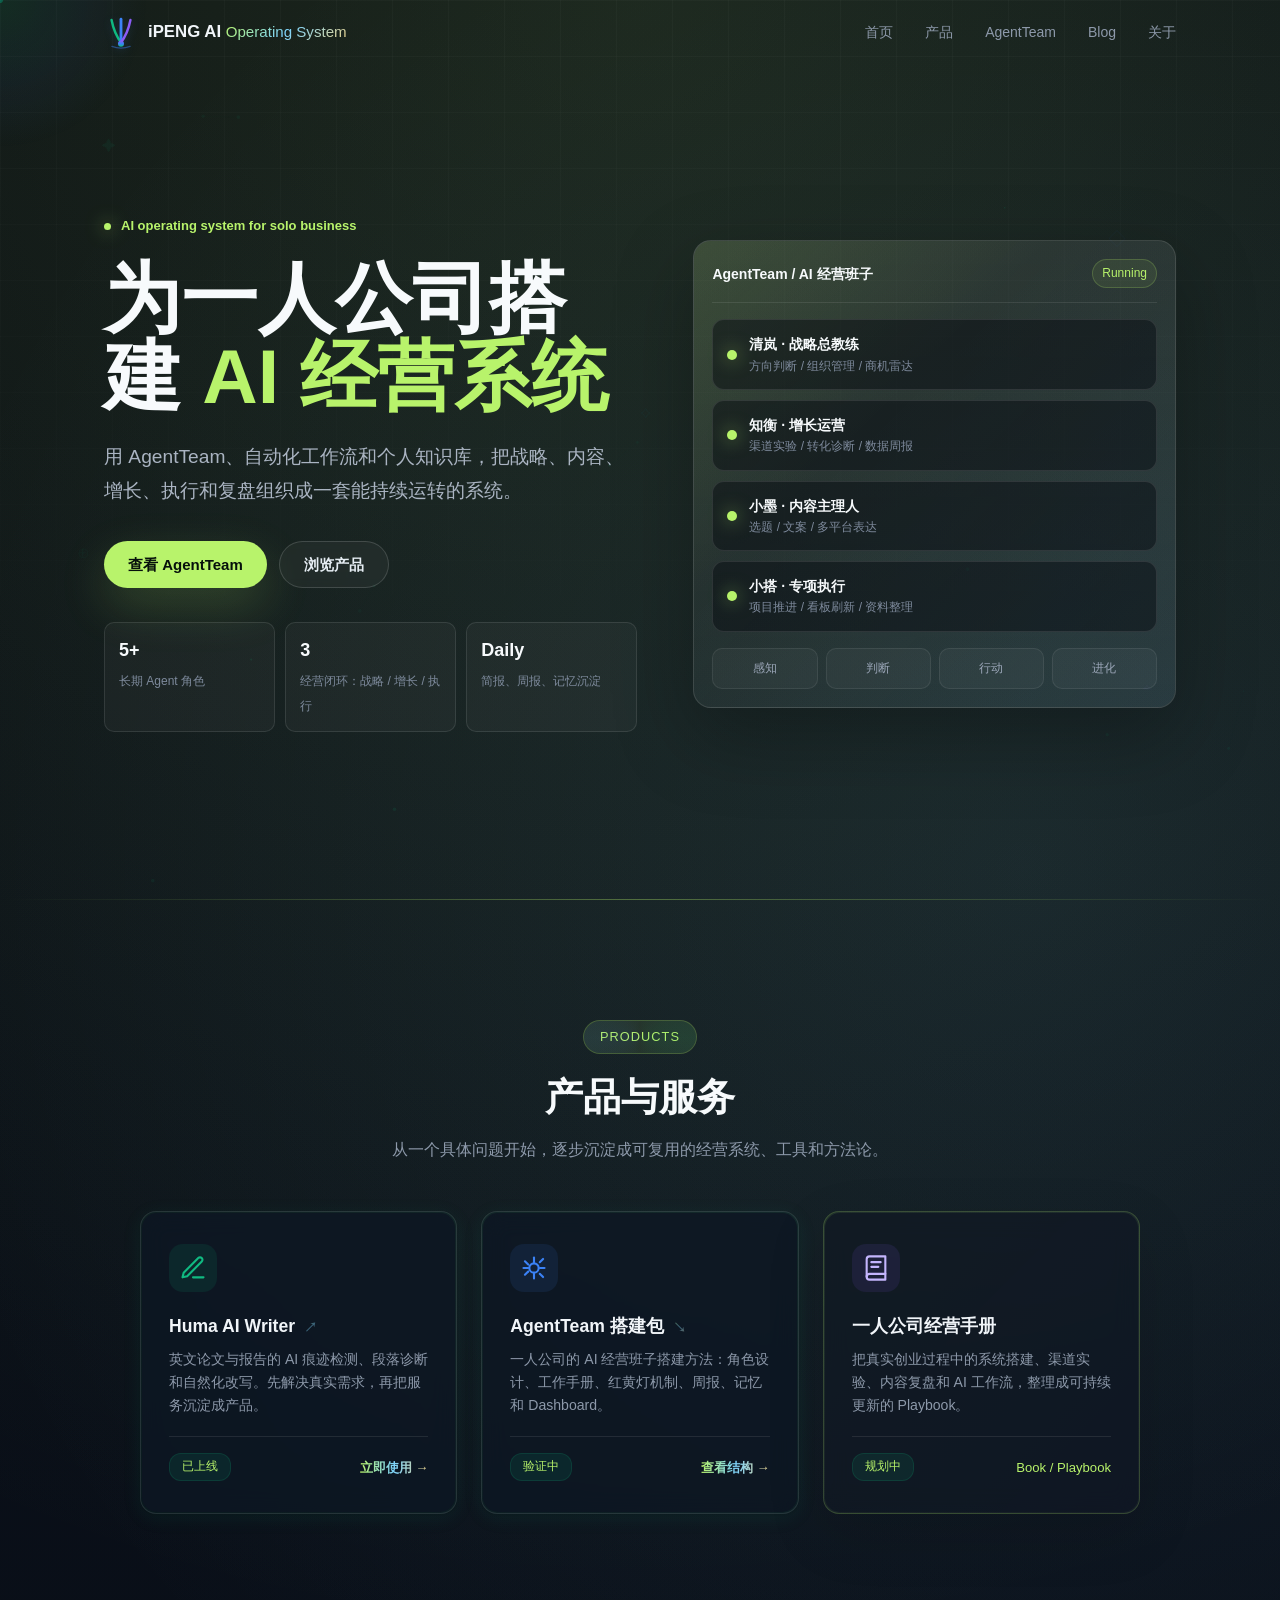
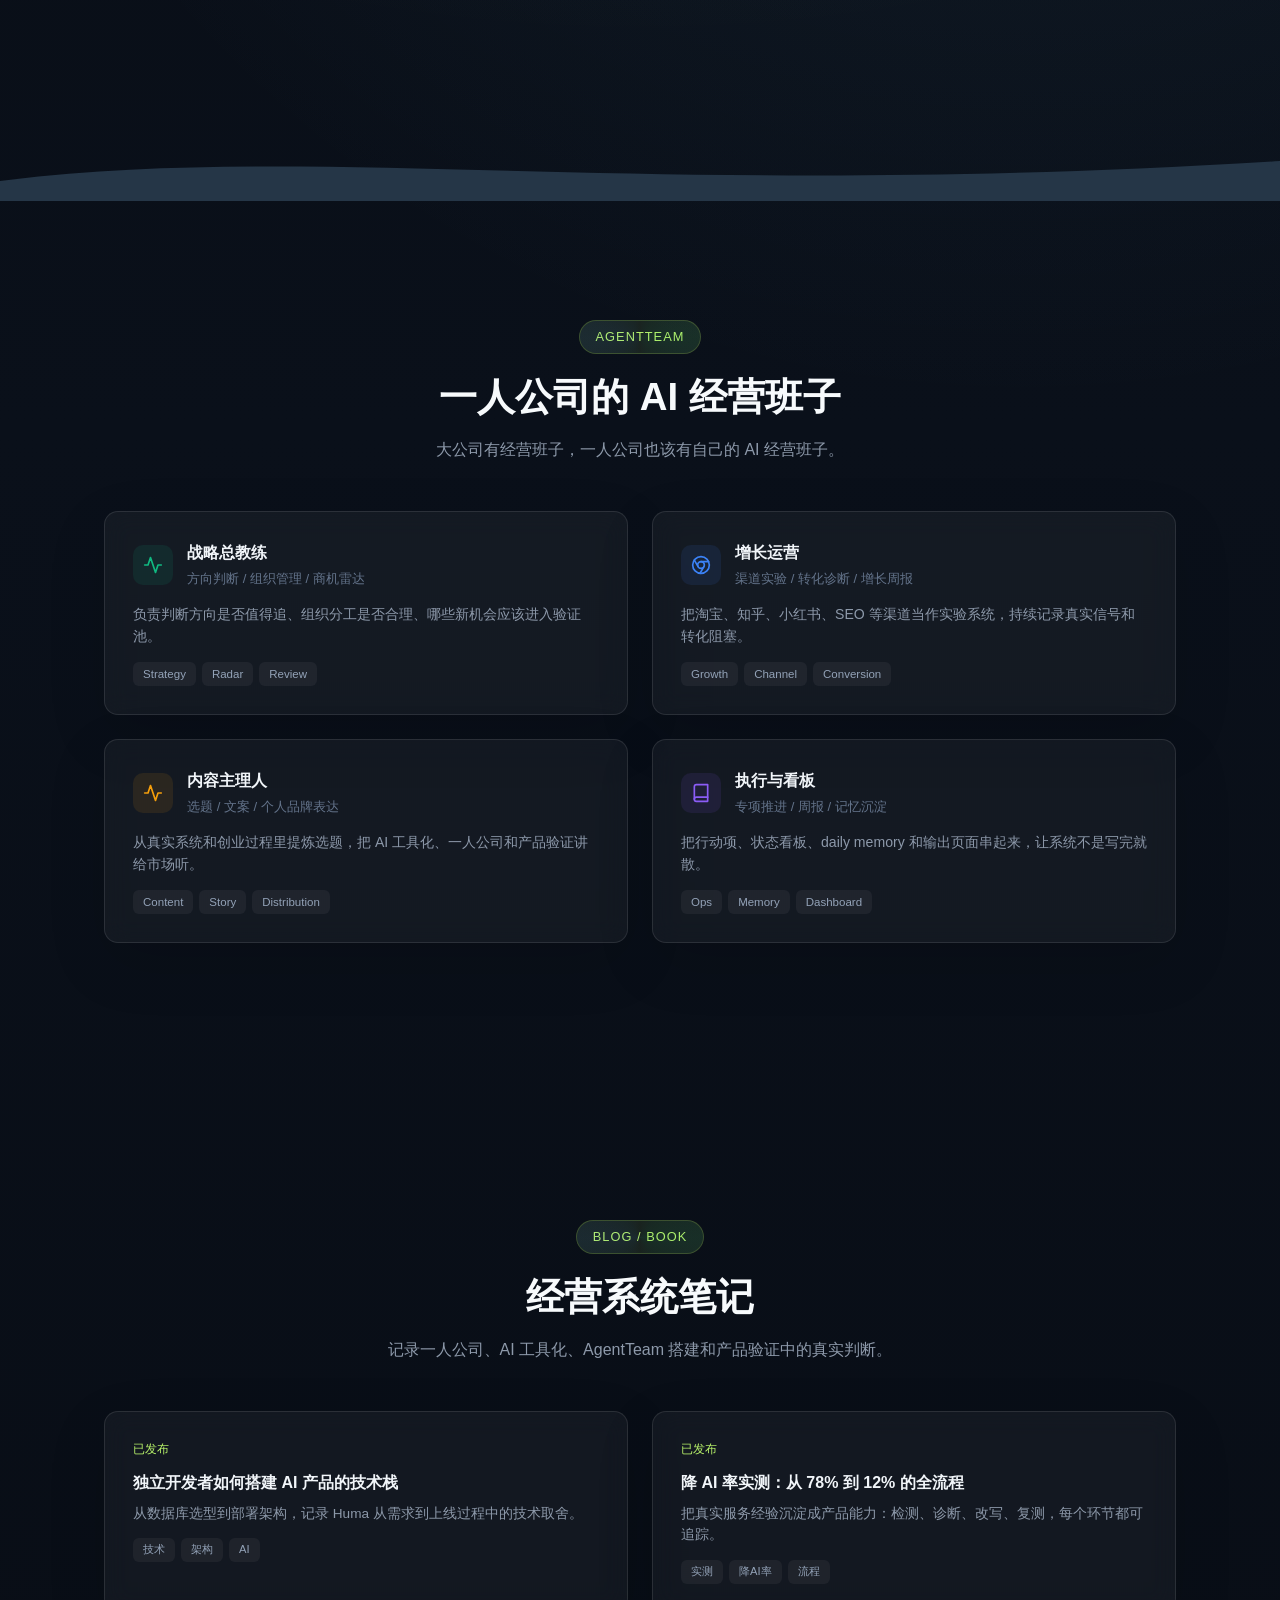
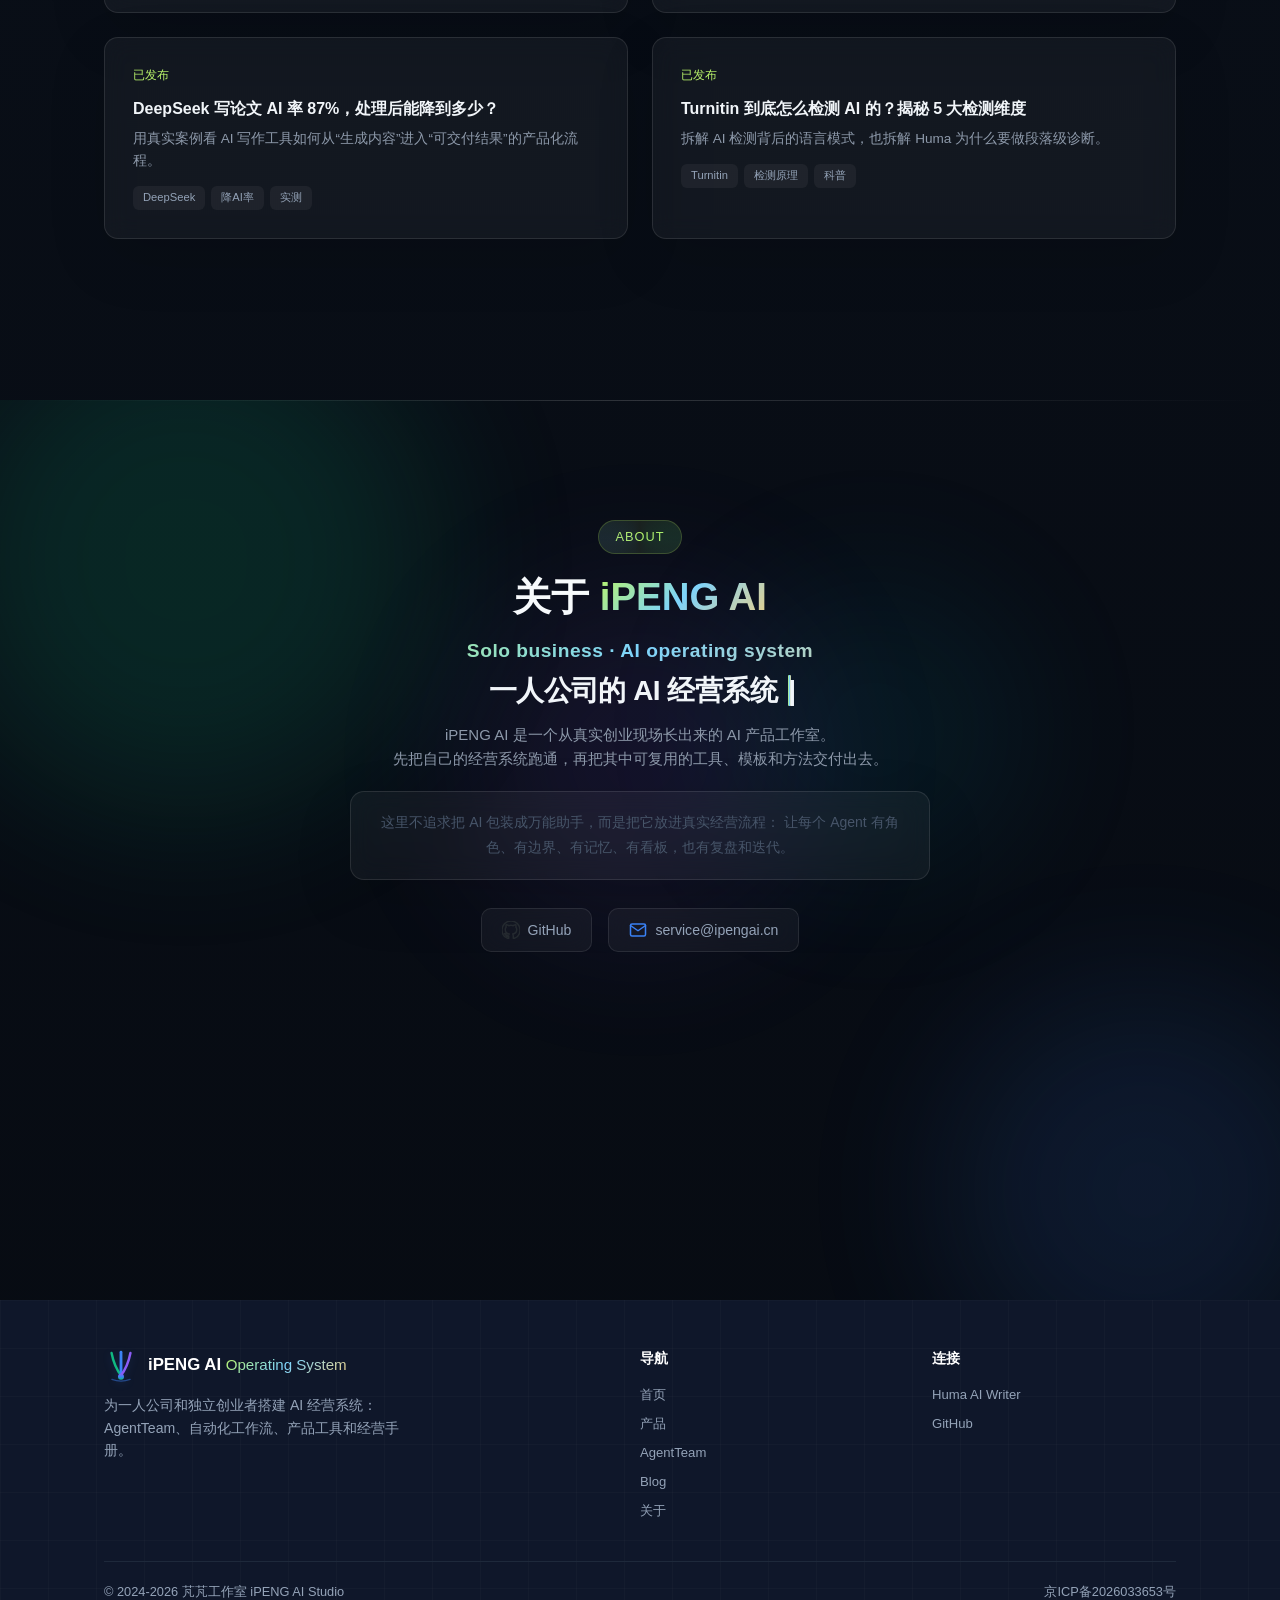
<file: ipengai-landing/index.html>
<!DOCTYPE html>
<html lang="zh-CN">
<head>
  <meta charset="UTF-8">
  <meta name="viewport" content="width=device-width, initial-scale=1.0">

  <!-- SEO -->
  <title>iPENG AI — 一人公司的 AI 经营系统</title>
  <meta name="description" content="iPENG AI 为一人公司和独立创业者搭建 AI 经营系统：AgentTeam、自动化工作流、AI 写作工具、经营看板与方法论。">
  <meta name="keywords" content="iPENG AI, 一人公司, AI 经营系统, AgentTeam, AI 经营班子, 独立开发者, AI 工具, 个人经营系统">
  <meta name="baidu-site-verification" content="codeva-7IZDgjuVCX" />

  <!-- Open Graph -->
  <meta property="og:title" content="iPENG AI — 一人公司的 AI 经营系统">
  <meta property="og:description" content="用 AgentTeam、自动化工作流和个人知识库，把战略、内容、增长、执行和复盘组织成一套能持续运转的系统。">
  <meta property="og:type" content="website">
  <meta property="og:url" content="https://ipengai.cn">
  <meta property="og:image" content="https://ipengai.cn/og-image.jpg">

  <!-- Twitter Card -->
  <meta name="twitter:card" content="summary_large_image">
  <meta name="twitter:title" content="iPENG AI — 一人公司的 AI 经营系统">
  <meta name="twitter:description" content="AgentTeam、自动化工作流和个人经营系统。">

  <!-- Schema.org -->
  <script type="application/ld+json">
  {
    "@context": "https://schema.org",
    "@type": "Organization",
    "name": "芃芃工作室",
    "alternateName": "iPENG AI Studio",
    "description": "为一人公司和独立创业者搭建 AI 经营系统",
    "url": "https://ipengai.cn",
    "founder": {
      "@type": "Person",
      "name": "zzzheng"
    }
  }
  </script>

  <style>
    /* =============================================================
       RESET & BASE
       ============================================================= */
    *, *::before, *::after {
      margin: 0;
      padding: 0;
      box-sizing: border-box;
    }

    :root {
      --green: #10B981;
      --blue: #3B82F6;
      --purple: #8B5CF6;
      --cyan: #06B6D4;
      --brand-grad: linear-gradient(135deg, #10B981, #3B82F6, #8B5CF6);
      --brand-grad-h: linear-gradient(90deg, #10B981, #3B82F6, #8B5CF6);
      --bg-base: #1a2332;
      --bg-surface: #253647;
      --bg-card: rgba(255,255,255,0.04);
      --bg-card-hover: rgba(255,255,255,0.07);
      --border-dim: rgba(255,255,255,0.06);
      --border-mid: rgba(255,255,255,0.10);
      --gray-50: #f8fafc;
      --gray-100: #f1f5f9;
      --gray-200: #e2e8f0;
      --gray-300: #cbd5e1;
      --gray-400: #94a3b8;
      --gray-500: #64748b;
      --gray-600: #475569;
      --gray-700: #334155;
      --gray-800: #1e293b;
      --gray-900: #0f172a;
      --white: #ffffff;
      --radius: 16px;
    }

    html {
      scroll-behavior: smooth;
      -webkit-font-smoothing: antialiased;
      -moz-osx-font-smoothing: grayscale;
    }

    body {
      font-family: -apple-system, BlinkMacSystemFont, "Segoe UI", Roboto, "Helvetica Neue", Arial, "PingFang SC", "Noto Sans SC", "Microsoft YaHei", sans-serif;
      background: var(--bg-base);
      color: var(--gray-400);
      line-height: 1.6;
      overflow-x: hidden;
    }

    body::before {
      content: '';
      position: fixed;
      inset: 0;
      background-image:
        linear-gradient(rgba(255,255,255,0.015) 1px, transparent 1px),
        linear-gradient(90deg, rgba(255,255,255,0.015) 1px, transparent 1px);
      background-size: 48px 48px;
      pointer-events: none;
      z-index: 0;
    }

    /* Floating tech symbols added as HTML divs below */



    @keyframes float-symbol-1 {
      0%, 100% { transform: translate(0, 0) scale(1); opacity: 0.5; }
      25% { transform: translate(15px, -20px) scale(1.2); opacity: 1; }
      50% { transform: translate(-10px, 10px) scale(0.9); opacity: 0.6; }
      75% { transform: translate(20px, 15px) scale(1.1); opacity: 0.8; }
    }

    @keyframes float-symbol-2 {
      0%, 100% { transform: translate(0, 0) rotate(0deg); opacity: 0.4; }
      33% { transform: translate(-20px, -15px) rotate(120deg); opacity: 0.9; }
      66% { transform: translate(15px, 20px) rotate(240deg); opacity: 0.5; }
    }

    @keyframes float-symbol-3 {
      0%, 100% { transform: translate(0, 0) scale(1); opacity: 0.3; }
      50% { transform: translate(10px, -25px) scale(1.3); opacity: 0.8; }
    }

    /* Each major section fills the viewport for page-like feel */
    .snap-section {
      min-height: 100vh;
      min-height: 100dvh;
    }

    a { color: inherit; text-decoration: none; }
    img { max-width: 100%; height: auto; display: block; }
    ul { list-style: none; }

    .container {
      width: 100%;
      max-width: 1120px;
      margin: 0 auto;
      padding: 0 24px;
      position: relative;
      z-index: 1;
    }

    .section {
      padding: 120px 0;
      position: relative;
    }

    .text-center { text-align: center; }

    .gradient-text {
      background: var(--brand-grad);
      -webkit-background-clip: text;
      -webkit-text-fill-color: transparent;
      background-clip: text;
    }

    .section-tag {
      display: inline-block;
      padding: 6px 16px;
      background: rgba(16,185,129,0.12);
      color: var(--green);
      border-radius: 20px;
      font-size: 0.8rem;
      font-weight: 500;
      letter-spacing: 1px;
      margin-bottom: 12px;
      border: 1px solid rgba(16,185,129,0.2);
      position: relative;
      overflow: hidden;
    }

    .section-tag::before {
      content: '';
      position: absolute;
      top: -50%;
      left: -50%;
      width: 200%;
      height: 200%;
      background: conic-gradient(from 0deg, transparent, rgba(16,185,129,0.08), transparent, rgba(59,130,246,0.08), transparent);
      animation: tag-rotate 4s linear infinite;
    }

    @keyframes tag-rotate {
      100% { transform: rotate(360deg); }
    }

    .section-title {
      font-size: 2.4rem;
      font-weight: 700;
      line-height: 1.2;
      margin-bottom: 16px;
      color: var(--gray-100);
    }

    .section-desc {
      font-size: 1rem;
      color: var(--gray-500);
      max-width: 540px;
      margin: 0 auto 48px;
      text-align: center;
      line-height: 1.7;
    }

    /* ---- Canvas Background ---- */
    #particle-canvas {
      position: fixed;
      top: 0;
      left: 0;
      width: 100%;
      height: 100%;
      pointer-events: none;
      z-index: 0;
      opacity: 0.5;
    }

    /* ---- Section Wave Dividers ---- */
    .section-wave {
      position: absolute;
      bottom: -1px;
      left: 0;
      width: 100%;
      height: 60px;
      overflow: hidden;
      line-height: 0;
      pointer-events: none;
      z-index: 2;
    }

    .section-wave svg {
      position: relative;
      display: block;
      width: calc(100% + 1.3px);
      height: 60px;
    }

    .section-wave.top {
      top: -1px;
      bottom: auto;
      transform: rotate(180deg);
    }

    /* ---- Cursor Glow ---- */
    .cursor-glow {
      position: fixed;
      width: 300px;
      height: 300px;
      border-radius: 50%;
      background: radial-gradient(circle, rgba(16,185,129,0.10) 0%, rgba(59,130,246,0.05) 40%, transparent 70%);
      pointer-events: none;
      z-index: 0;
      transform: translate(-50%, -50%);
      transition: opacity 0.3s;
    }

    /* =============================================================
       NAVIGATION
       ============================================================= */
    .navbar {
      position: fixed;
      top: 0;
      left: 0;
      right: 0;
      z-index: 1000;
      height: 64px;
      display: flex;
      align-items: center;
      transition: background 0.4s ease, box-shadow 0.4s ease, backdrop-filter 0.4s ease;
      background: transparent;
    }

    .navbar.scrolled {
      background: rgba(26,35,50,0.82);
      backdrop-filter: blur(16px) saturate(180%);
      -webkit-backdrop-filter: blur(16px) saturate(180%);
      box-shadow: 0 1px 3px rgba(0,0,0,0.3), inset 0 1px 0 rgba(255,255,255,0.04);
    }

    .navbar .container {
      display: flex;
      align-items: center;
      justify-content: space-between;
    }

    .nav-brand {
      display: flex;
      align-items: center;
      gap: 10px;
      font-weight: 700;
      font-size: 1.05rem;
      color: var(--gray-100);
    }

    .nav-logo {
      width: 34px;
      height: 34px;
      flex-shrink: 0;
      transition: transform 0.3s ease;
      filter: drop-shadow(0 2px 4px rgba(59,130,246,0.15));
    }

    .nav-brand:hover .nav-logo {
      transform: rotate(-8deg) scale(1.1);
    }

    .nav-brand .gradient-text {
      font-weight: 700;
      font-size: 1em;
    }

    .nav-links {
      display: flex;
      align-items: center;
      gap: 32px;
    }

    .nav-links a {
      font-size: 14px;
      font-weight: 500;
      color: var(--gray-500);
      transition: color 0.3s ease;
      position: relative;
    }

    .nav-links a::after {
      content: '';
      position: absolute;
      bottom: -4px;
      left: 50%;
      width: 0;
      height: 2px;
      background: var(--brand-grad-h);
      transition: width 0.3s ease, left 0.3s ease;
      border-radius: 1px;
      transform: translateX(-50%);
    }

    .nav-links a:hover,
    .nav-links a.active {
      color: var(--gray-100);
    }

    .nav-links a:hover::after,
    .nav-links a.active::after {
      width: 100%;
    }

    /* Hamburger */
    .hamburger {
      display: none;
      flex-direction: column;
      gap: 5px;
      cursor: pointer;
      background: none;
      border: none;
      padding: 8px;
      z-index: 1001;
    }

    .hamburger span {
      display: block;
      width: 22px;
      height: 2px;
      background: var(--gray-400);
      border-radius: 2px;
      transition: transform 0.3s ease, opacity 0.3s ease;
    }

    .hamburger.open span:nth-child(1) {
      transform: rotate(45deg) translate(5px, 5px);
    }

    .hamburger.open span:nth-child(2) {
      opacity: 0;
    }

    .hamburger.open span:nth-child(3) {
      transform: rotate(-45deg) translate(5px, -5px);
    }

    /* Mobile Menu */
    .mobile-menu {
      position: fixed;
      top: 0;
      left: 0;
      right: 0;
      bottom: 0;
      background: rgba(26,35,50,0.92);
      backdrop-filter: blur(24px);
      -webkit-backdrop-filter: blur(24px);
      display: flex;
      flex-direction: column;
      align-items: center;
      justify-content: center;
      gap: 32px;
      z-index: 999;
      opacity: 0;
      pointer-events: none;
      transition: opacity 0.35s ease;
    }

    .mobile-menu.open {
      opacity: 1;
      pointer-events: auto;
    }

    .mobile-menu a {
      font-size: 22px;
      font-weight: 600;
      color: var(--gray-300);
      transition: color 0.2s ease;
    }

    .mobile-menu a:hover {
      background: var(--brand-grad);
      -webkit-background-clip: text;
      -webkit-text-fill-color: transparent;
      background-clip: text;
    }

    /* =============================================================
       HERO SECTION
       ============================================================= */
    .hero {
      min-height: 100vh;
      display: flex;
      align-items: center;
      padding: 0;
      position: relative;
      overflow: hidden;
    }

    .hero .container {
      display: flex;
      align-items: center;
      justify-content: flex-start;
      padding-top: 100px;
      padding-bottom: 80px;
    }

    /* Animated mesh gradient overlay */
    .hero-mesh {
      position: absolute;
      top: 0;
      left: 0;
      right: 0;
      bottom: 0;
      z-index: 0;
      overflow: hidden;
      pointer-events: none;
    }

    .hero-mesh .blob {
      position: absolute;
      border-radius: 50%;
      filter: blur(80px);
      opacity: 0.12;
      will-change: transform;
    }

    .hero-mesh .blob:nth-child(1) {
      width: 500px;
      height: 500px;
      background: #10B981;
      top: -10%;
      left: -5%;
      animation: blob-drift-1 20s ease-in-out infinite;
      opacity: 0.15;
    }

    .hero-mesh .blob:nth-child(2) {
      width: 400px;
      height: 400px;
      background: #3B82F6;
      bottom: -10%;
      right: -5%;
      animation: blob-drift-2 18s ease-in-out infinite reverse;
      opacity: 0.12;
    }

    .hero-mesh .blob:nth-child(3) {
      width: 350px;
      height: 350px;
      background: #8B5CF6;
      top: 40%;
      left: 50%;
      transform: translate(-50%, -50%);
      animation: blob-drift-3 22s ease-in-out infinite;
      opacity: 0.1;
    }

    .hero-mesh .blob:nth-child(4) {
      width: 300px;
      height: 300px;
      background: #06B6D4;
      top: 20%;
      right: 20%;
      animation: blob-drift-1 16s ease-in-out infinite 3s;
      opacity: 0.08;
    }

    @keyframes blob-drift-1 {
      0%, 100% { transform: translate(0, 0) scale(1); }
      25%  { transform: translate(40px, -50px) scale(1.1); }
      50%  { transform: translate(-30px, 20px) scale(0.9); }
      75%  { transform: translate(20px, 40px) scale(1.05); }
    }

    @keyframes blob-drift-2 {
      0%, 100% { transform: translate(0, 0) scale(1); }
      33%  { transform: translate(-50px, 40px) scale(1.15); }
      66%  { transform: translate(30px, -30px) scale(0.85); }
    }

    @keyframes blob-drift-3 {
      0%, 100% { transform: translate(-50%, -50%) scale(1); }
      50%  { transform: translate(-50%, -50%) scale(1.25); }
    }

    .hero-content {
      max-width: 680px;
      text-align: left;
      margin-left: 10%;
      position: relative;
      z-index: 1;
    }

    .hero-badge {
      display: inline-flex;
      align-items: center;
      gap: 8px;
      padding: 6px 16px;
      background: rgba(16,185,129,0.08);
      color: var(--green);
      border-radius: 20px;
      font-size: 0.82rem;
      font-weight: 500;
      margin-bottom: 20px;
      border: 1px solid rgba(16,185,129,0.15);
    }

    .hero-badge .dot {
      width: 6px;
      height: 6px;
      border-radius: 50%;
      background: var(--green);
      animation: pulse-dot 2s ease-in-out infinite;
    }

    @keyframes pulse-dot {
      0%, 100% { opacity: 1; }
      50% { opacity: 0.3; }
    }

    .hero h1 {
      font-size: clamp(34px, 4.2vw, 54px);
      font-weight: 800;
      line-height: 1.12;
      letter-spacing: -0.02em;
      color: var(--gray-100);
      margin-bottom: 12px;
      min-height: 1.3em;
    }

    /* Typing cursor */
    .type-cursor {
      display: inline-block;
      width: 3px;
      height: 1.1em;
      background: var(--brand-grad-h);
      margin-left: 4px;
      vertical-align: text-bottom;
      animation: cursor-blink 0.8s step-end infinite;
      border-radius: 1px;
    }

    .type-cursor.done {
      animation: cursor-blink 0.8s step-end infinite;
    }

    @keyframes cursor-blink {
      0%, 100% { opacity: 1; }
      50% { opacity: 0; }
    }

    /* "生于数据 · 蓬勃生长" in one line */
    .hero-subtitle {
      font-size: clamp(18px, 1.8vw, 24px);
      background: var(--brand-grad);
      -webkit-background-clip: text;
      -webkit-text-fill-color: transparent;
      background-clip: text;
      font-weight: 700;
      margin-bottom: 16px;
      letter-spacing: 0.5px;
    }

    .hero-desc {
      font-size: 17px;
      color: var(--gray-500);
      line-height: 1.7;
      max-width: 480px;
      margin-bottom: 32px;
    }

    .hero-actions {
      display: flex;
      gap: 12px;
      flex-wrap: wrap;
    }

    .btn {
      display: inline-flex;
      align-items: center;
      gap: 8px;
      padding: 14px 32px;
      border-radius: 10px;
      font-size: 15px;
      font-weight: 600;
      cursor: pointer;
      transition: all 0.3s cubic-bezier(0.34, 1.56, 0.64, 1);
      font-family: inherit;
      border: none;
      line-height: 1;
      position: relative;
      overflow: hidden;
    }

    .btn-primary {
      background: var(--brand-grad-h);
      color: var(--white);
      box-shadow: 0 2px 8px rgba(16,185,129,0.2);
    }

    .btn-primary::before {
      content: '';
      position: absolute;
      top: 0;
      left: -100%;
      width: 100%;
      height: 100%;
      background: linear-gradient(90deg, transparent, rgba(255,255,255,0.15), transparent);
      transition: left 0.6s ease;
    }

    .btn-primary:hover::before {
      left: 100%;
    }

    .btn-primary:hover {
      transform: translateY(-3px);
      box-shadow: 0 12px 32px rgba(16,185,129,0.35);
    }

    .btn-primary svg {
      transition: transform 0.3s cubic-bezier(0.34, 1.56, 0.64, 1);
    }

    .btn-primary:hover svg {
      transform: translateX(4px);
    }

    .btn-outline {
      background: transparent;
      color: var(--gray-400);
      border: 1.5px solid var(--border-dim);
      backdrop-filter: blur(4px);
    }

    .btn-outline:hover {
      border-color: var(--blue);
      color: var(--blue);
      transform: translateY(-3px);
      box-shadow: 0 8px 24px rgba(59,130,246,0.1);
    }

    /* ---- Scroll indicator ---- */
    .scroll-indicator {
      position: absolute;
      bottom: 30px;
      left: 50%;
      transform: translateX(-50%);
      display: flex;
      flex-direction: column;
      align-items: center;
      gap: 8px;
      color: var(--gray-600);
      font-size: 0.75rem;
      letter-spacing: 2px;
      z-index: 1;
      animation: scroll-indicator-fade 3s ease-in-out infinite;
    }

    .scroll-indicator .mouse {
      width: 24px;
      height: 38px;
      border: 2px solid var(--border-dim);
      border-radius: 12px;
      position: relative;
    }

    .scroll-indicator .mouse .wheel {
      width: 3px;
      height: 8px;
      background: var(--gray-400);
      border-radius: 2px;
      position: absolute;
      top: 8px;
      left: 50%;
      transform: translateX(-50%);
      animation: scroll-wheel 2s ease-in-out infinite;
    }

    @keyframes scroll-wheel {
      0% { transform: translateX(-50%) translateY(0); opacity: 1; }
      100% { transform: translateX(-50%) translateY(12px); opacity: 0; }
    }

    @keyframes scroll-indicator-fade {
      0%, 100% { opacity: 0.6; }
      50% { opacity: 1; }
    }

    /* =============================================================
       ABOUT SECTION
       ============================================================= */
    #about {
      position: relative;
    }

    #about::before {
      content: '';
      position: absolute;
      top: 0;
      left: 0;
      right: 0;
      height: 1px;
      background: linear-gradient(90deg, transparent, var(--border-mid), transparent);
    }

    /* =============================================================
       TOOLS/PRODUCTS SECTION
       ============================================================= */
    #tools {
      position: relative;
    }

    .tools-grid {
      display: grid;
      grid-template-columns: repeat(2, 1fr);
      gap: 24px;
      max-width: 720px;
      margin: 0 auto;
    }

    .tool-card {
      background: var(--bg-card);
      backdrop-filter: blur(12px);
      -webkit-backdrop-filter: blur(12px);
      border-radius: var(--radius);
      padding: 32px 28px;
      border: 1px solid var(--border-dim);
      transition: all 0.35s cubic-bezier(0.34, 1.56, 0.64, 1);
      display: flex;
      flex-direction: column;
      position: relative;
      overflow: hidden;
    }

    /* Clean professional hover — subtle glow, no spinning borders */
    .tool-card::after {
      content: '';
      position: absolute;
      inset: 1px;
      border-radius: 15px;
      background: var(--bg-surface);
      z-index: -1;
    }

    .tool-card:hover {
      transform: translateY(-6px) scale(1.02);
      border-color: rgba(255,255,255,0.12);
      box-shadow: 0 8px 32px rgba(0,0,0,0.3), 0 0 0 1px rgba(16,185,129,0.15);
    }

    .tool-card.coming {
      opacity: 0.5;
      pointer-events: none;
    }

    .tool-card.coming:hover {
      transform: none;
    }

    .tool-card.coming::before {
      display: none;
    }

    /* Live/clickable card emphasis */
    .tool-card.live-card {
      cursor: pointer;
      position: relative;
      background: rgba(16,185,129,0.06);
      box-shadow: 0 4px 20px rgba(16,185,129,0.08), 0 1px 3px rgba(0,0,0,0.2);
    }

    .tool-card.live-card::after {
      content: '';
      position: absolute;
      inset: 1px;
      border-radius: 15px;
      background: linear-gradient(135deg, rgba(16,185,129,0.06), rgba(26,35,50,0.9));
      z-index: -1;
      transition: background 0.4s;
    }

    .tool-card.live-card:hover {
      box-shadow: 0 12px 40px rgba(16,185,129,0.18), 0 4px 12px rgba(16,185,129,0.08);
      border-color: rgba(16,185,129,0.25);
      transform: translateY(-6px) scale(1.02);
    }

    .tool-card.live-card:hover .card-arrow {
      transform: translate(3px, -3px);
      opacity: 1;
    }

    .card-arrow {
      display: inline-block;
      font-size: 0.75em;
      margin-left: 4px;
      opacity: 0.4;
      transition: transform 0.3s ease, opacity 0.3s ease;
      background: var(--brand-grad);
      -webkit-background-clip: text;
      -webkit-text-fill-color: transparent;
      background-clip: text;
    }

    .tool-card.live-card .tool-link {
      font-weight: 600;
      background: var(--brand-grad-h);
      -webkit-background-clip: text;
      -webkit-text-fill-color: transparent;
      background-clip: text;
      gap: 6px;
    }

    .tool-icon {
      width: 48px;
      height: 48px;
      border-radius: 14px;
      display: flex;
      align-items: center;
      justify-content: center;
      margin-bottom: 20px;
      transition: transform 0.3s ease;
    }

    .tool-card:hover .tool-icon {
      transform: scale(1.1) rotate(-2deg);
    }

    .tool-icon.green { background: rgba(16,185,129,0.1); }
    .tool-icon.blue { background: rgba(59,130,246,0.1); }
    .tool-icon.purple { background: rgba(139,92,246,0.1); }

    .tool-card h3 {
      font-size: 1.1rem;
      font-weight: 600;
      color: var(--gray-100);
      margin-bottom: 8px;
    }

    .tool-card p {
      font-size: 0.88rem;
      color: var(--gray-500);
      line-height: 1.6;
      flex: 1;
    }

    .tool-meta {
      display: flex;
      align-items: center;
      gap: 12px;
      margin-top: 20px;
      padding-top: 16px;
      border-top: 1px solid var(--border-dim);
    }

    .tool-status {
      font-size: 0.78rem;
      font-weight: 500;
      padding: 3px 12px;
      border-radius: 12px;
    }

    .tool-status.live {
      background: rgba(16,185,129,0.1);
      color: var(--green);
      border: 1px solid rgba(16,185,129,0.15);
    }

    .tool-status.coming {
      background: var(--gray-100);
      color: var(--gray-400);
    }

    .tool-link {
      font-size: 0.82rem;
      font-weight: 500;
      color: var(--green);
      margin-left: auto;
      display: flex;
      align-items: center;
      gap: 4px;
      transition: gap 0.3s ease;
    }

    .tool-link:hover {
      gap: 8px;
    }

    .coming-badge {
      position: absolute;
      top: 16px;
      right: 16px;
      font-size: 0.68rem;
      font-weight: 500;
      color: var(--gray-400);
      background: var(--gray-100);
      padding: 2px 10px;
      border-radius: 10px;
    }

    /* =============================================================
       PROJECTS SECTION
       ============================================================= */
    /* #projects uses default body background */

    .projects-grid {
      display: grid;
      grid-template-columns: repeat(2, 1fr);
      gap: 24px;
    }

    .project-item {
      background: var(--bg-card);
      backdrop-filter: blur(12px);
      -webkit-backdrop-filter: blur(12px);
      border: 1px solid var(--border-dim);
      border-radius: 14px;
      padding: 28px;
      transition: all 0.35s cubic-bezier(0.34, 1.56, 0.64, 1);
      position: relative;
      overflow: hidden;
    }

    .project-item::before {
      content: '';
      position: absolute;
      top: 0;
      left: 0;
      width: 3px;
      height: 0;
      background: var(--brand-grad-h);
      transition: height 0.4s ease;
      border-radius: 0 2px 2px 0;
    }

    .project-item:hover::before {
      height: 100%;
    }

    .project-item:hover {
      box-shadow: 0 20px 48px -12px rgba(0,0,0,0.1);
      transform: translateY(-5px);
    }

    .project-icon-row {
      display: flex;
      align-items: center;
      gap: 14px;
      margin-bottom: 14px;
    }

    .project-icon-box {
      width: 40px;
      height: 40px;
      border-radius: 10px;
      display: flex;
      align-items: center;
      justify-content: center;
      font-size: 18px;
      flex-shrink: 0;
      transition: transform 0.3s;
    }

    .project-item:hover .project-icon-box {
      transform: scale(1.1) rotate(-3deg);
    }

    .project-icon-box.green { background: rgba(16,185,129,0.1); }
    .project-icon-box.blue { background: rgba(59,130,246,0.1); }
    .project-icon-box.purple { background: rgba(139,92,246,0.1); }
    .project-icon-box.amber { background: rgba(245,158,11,0.1); }

    .project-item h4 {
      font-size: 1rem;
      font-weight: 600;
      color: var(--gray-100);
    }

    .project-item .proj-sub {
      font-size: 0.82rem;
      color: var(--gray-500);
      margin-top: 2px;
    }

    .project-item p {
      font-size: 0.88rem;
      color: var(--gray-500);
      line-height: 1.6;
    }

    .proj-tags {
      display: flex;
      flex-wrap: wrap;
      gap: 6px;
      margin-top: 14px;
    }

    .proj-tags span {
      padding: 3px 10px;
      background: rgba(255,255,255,0.05);
      border-radius: 6px;
      font-size: 0.72rem;
      font-weight: 500;
      color: var(--gray-400);
      transition: all 0.2s;
    }

    .proj-tags span:hover {
      background: rgba(16,185,129,0.08);
      color: var(--green);
    }

    /* =============================================================
       BLOG / WRITING SECTION
       ============================================================= */
    .blog-grid {
      display: grid;
      grid-template-columns: repeat(2, 1fr);
      gap: 24px;
    }

    .blog-card {
      background: var(--bg-card);
      backdrop-filter: blur(12px);
      -webkit-backdrop-filter: blur(12px);
      border: 1px solid var(--border-dim);
      border-radius: 14px;
      padding: 28px;
      transition: all 0.35s cubic-bezier(0.34, 1.56, 0.64, 1);
      position: relative;
      overflow: hidden;
    }

    .blog-card:hover {
      box-shadow: 0 16px 40px -8px rgba(0,0,0,0.08);
      transform: translateY(-4px);
      border-color: rgba(16,185,129,0.15);
    }

    .blog-meta {
      display: flex;
      justify-content: space-between;
      font-size: 0.78rem;
      color: var(--gray-400);
      margin-bottom: 12px;
    }

    .blog-card h4 {
      font-size: 1rem;
      font-weight: 600;
      line-height: 1.4;
      margin-bottom: 8px;
      color: var(--gray-100);
    }

    .blog-card p {
      font-size: 0.85rem;
      color: var(--gray-500);
      line-height: 1.6;
      margin-bottom: 14px;
    }

    .blog-tags {
      display: flex;
      flex-wrap: wrap;
      gap: 6px;
    }

    .blog-tags span {
      padding: 3px 10px;
      background: rgba(255,255,255,0.05);
      border-radius: 6px;
      font-size: 0.7rem;
      font-weight: 500;
      color: var(--gray-400);
    }

    /* =============================================================
       ABOUT MERGED CTA
       ============================================================= */
    /* =============================================================
       ABOUT + HERO MERGED (页面底部品牌介绍区)
       ============================================================= */
    .about-hero-merged {
      position: relative;
      overflow: hidden;
    }

    .about-stack {
      max-width: 700px;
      margin: 0 auto;
      position: relative;
      z-index: 1;
    }

    .about-stack-brand {
      text-align: center;
    }

    .about-stack-brand .hero-subtitle {
      font-size: clamp(16px, 1.5vw, 20px);
      background: var(--brand-grad);
      -webkit-background-clip: text;
      -webkit-text-fill-color: transparent;
      background-clip: text;
      font-weight: 700;
      margin-bottom: 8px;
      letter-spacing: 0.5px;
    }

    .about-hero-heading {
      font-size: clamp(20px, 2.2vw, 28px);
      font-weight: 800;
      line-height: 1.15;
      letter-spacing: -0.02em;
      color: var(--gray-100);
      margin-bottom: 12px;
      min-height: 1.3em;
    }

    .about-hero-desc {
      font-size: 15px;
      color: var(--gray-500);
      line-height: 1.6;
      margin-bottom: 20px;
    }

    .about-philosophy {
      background: var(--bg-card);
      backdrop-filter: blur(12px);
      border-radius: 14px;
      padding: 18px 24px;
      border: 1px solid var(--border-dim);
      max-width: 580px;
      margin: 0 auto;
      transition: box-shadow 0.3s ease;
    }

    .about-philosophy:hover {
      border-color: rgba(16,185,129,0.2);
      box-shadow: 0 8px 24px rgba(0,0,0,0.04);
    }

    .about-philosophy p {
      font-size: 14px;
      color: var(--gray-600);
      line-height: 1.8;
    }

    .about-stack-contact {
      margin-top: 28px;
    }

    .about-contact-row {
      display: flex;
      align-items: center;
      justify-content: center;
      gap: 16px;
    }

    .contact-chip {
      display: inline-flex;
      align-items: center;
      gap: 8px;
      padding: 10px 20px;
      background: var(--bg-card);
      backdrop-filter: blur(12px);
      border-radius: 10px;
      border: 1px solid var(--border-dim);
      font-size: 0.88rem;
      font-weight: 500;
      color: var(--gray-400);
      transition: all 0.25s ease;
    }

    .contact-chip:hover {
      border-color: rgba(16,185,129,0.25);
      box-shadow: 0 6px 20px rgba(0,0,0,0.05);
      color: var(--gray-800);
      transform: translateY(-2px);
    }

    .contact-chip svg {
      flex-shrink: 0;
    }

    @media (max-width: 600px) {
      .about-contact-row {
        flex-direction: column;
        gap: 10px;
      }
      .contact-chip {
        width: 100%;
        justify-content: center;
      }
    }

    /* =============================================================
       FOOTER
       ============================================================= */
    .footer {
      background: var(--gray-900);
      color: var(--gray-400);
      padding: 48px 0 24px;
      position: relative;
      overflow: hidden;
    }

    /* Animated grid overlay on footer */
    .footer::before {
      content: '';
      position: absolute;
      top: 0;
      left: 0;
      right: 0;
      bottom: 0;
      background-image:
        linear-gradient(rgba(255,255,255,0.02) 1px, transparent 1px),
        linear-gradient(90deg, rgba(255,255,255,0.02) 1px, transparent 1px);
      background-size: 48px 48px;
      pointer-events: none;
    }

    .footer-grid {
      display: grid;
      grid-template-columns: 2fr 1fr 1fr;
      gap: 48px;
      margin-bottom: 32px;
      position: relative;
    }

    .footer-brand p {
      font-size: 0.88rem;
      max-width: 300px;
      margin-top: 8px;
    }

    .footer-col h5 {
      color: var(--white);
      font-size: 0.85rem;
      margin-bottom: 14px;
      font-weight: 600;
    }

    .footer-col a {
      display: block;
      color: var(--gray-400);
      font-size: 0.82rem;
      margin-bottom: 8px;
      transition: color 0.2s, transform 0.2s;
    }

    .footer-col a:hover {
      color: var(--white);
      transform: translateX(3px);
    }

    .footer-bottom {
      border-top: 1px solid var(--gray-800);
      padding-top: 20px;
      display: flex;
      justify-content: space-between;
      align-items: center;
      font-size: 0.8rem;
      position: relative;
    }

    .footer-beian {
      display: flex;
      gap: 24px;
    }

    .footer-beian a {
      color: var(--gray-400);
    }

    .footer-beian a:hover {
      color: var(--white);
    }

    /* =============================================================
       SCROLL ANIMATIONS (Intersection Observer)
       ============================================================= */
    .reveal {
      opacity: 0;
      transform: translateY(40px);
      transition: opacity 0.7s cubic-bezier(0.22, 1, 0.36, 1), transform 0.7s cubic-bezier(0.22, 1, 0.36, 1);
    }

    .reveal.visible {
      opacity: 1;
      transform: translateY(0);
    }

    .reveal-delay-1 { transition-delay: 0.08s; }
    .reveal-delay-2 { transition-delay: 0.16s; }
    .reveal-delay-3 { transition-delay: 0.24s; }
    .reveal-delay-4 { transition-delay: 0.32s; }

    .reveal-scale {
      opacity: 0;
      transform: scale(0.92);
      transition: opacity 0.6s cubic-bezier(0.22, 1, 0.36, 1), transform 0.6s cubic-bezier(0.22, 1, 0.36, 1);
    }

    .reveal-scale.visible {
      opacity: 1;
      transform: scale(1);
    }

    /* =============================================================
       RESPONSIVE: 1024px
       ============================================================= */
    @media (max-width: 1024px) {
      .hero .container {
        gap: 40px;
      }

      .tools-grid { grid-template-columns: repeat(2, 1fr); }
      .blog-grid { grid-template-columns: repeat(2, 1fr); }

      .about-content-grid {
        grid-template-columns: 1fr;
        gap: 24px;
      }
    }

    /* =============================================================
       RESPONSIVE: 768px
       ============================================================= */
    @media (max-width: 768px) {
      .section {
        padding: 72px 0;
      }

      .section-title {
        font-size: 1.8rem;
      }

      .section-desc {
        margin-bottom: 32px;
      }

      /* Nav */
      .nav-links {
        display: none;
      }

      .hamburger {
        display: flex;
      }

      /* Hero */
      .hero {
        min-height: auto;
      }

      .hero .container {
        flex-direction: column;
        gap: 40px;
        padding-top: 100px;
        padding-bottom: 40px;
      }

      .hero-content {
        text-align: center;
      }

      .hero-desc {
        margin-left: auto;
        margin-right: auto;
      }

      .hero-actions {
        justify-content: center;
      }

      .scroll-indicator {
        display: none;
      }

      /* About */
      .about-content-grid {
        grid-template-columns: 1fr;
        gap: 24px;
      }

      /* Tools */
      .tools-grid {
        grid-template-columns: 1fr;
        max-width: 420px;
        margin: 0 auto;
      }

      .projects-grid {
        grid-template-columns: 1fr;
        max-width: 480px;
        margin: 0 auto;
      }

      .blog-grid {
        grid-template-columns: 1fr;
        max-width: 480px;
        margin: 0 auto;
      }

      .footer-grid {
        grid-template-columns: 1fr;
        gap: 28px;
      }

      .footer-bottom {
        flex-direction: column;
        gap: 8px;
        text-align: center;
      }

      .footer-beian {
        justify-content: center;
      }

      .section-wave {
        height: 30px;
      }

      .section-wave svg {
        height: 30px;
      }

      }

    /* =============================================================
       RESPONSIVE: 480px
       ============================================================= */
    @media (max-width: 480px) {
      .container {
        padding: 0 16px;
      }

      .hero-actions {
        flex-direction: column;
        align-items: center;
      }

      .btn {
        width: 100%;
        justify-content: center;
      }

      .social-row {
        gap: 12px;
      }

      .social-link {
        width: 44px;
        height: 44px;
        font-size: 18px;
      }
    }

    /* =============================================================
       SELECTION & SCROLLBAR
       ============================================================= */
    ::selection {
      background: rgba(16,185,129,0.25);
      color: var(--gray-100);
    }

    ::-webkit-scrollbar {
      width: 7px;
    }

    ::-webkit-scrollbar-track {
      background: var(--bg-base);
    }

    ::-webkit-scrollbar-thumb {
      background: var(--gray-800);
      border-radius: 4px;
    }

    ::-webkit-scrollbar-thumb:hover {
      background: var(--gray-700);
    }

    /* =============================================================
       HIPILOT-INSPIRED STRATEGY LAYER
       ============================================================= */
    :root {
      --bg-base: #070b12;
      --bg-surface: #0d1522;
      --bg-card: rgba(255,255,255,0.045);
      --bg-card-hover: rgba(255,255,255,0.075);
      --border-dim: rgba(255,255,255,0.09);
      --border-mid: rgba(255,255,255,0.16);
      --green: #B8F36B;
      --blue: #7DD3FC;
      --purple: #C4B5FD;
      --cyan: #5EEAD4;
      --gold: #E8D08A;
      --brand-grad: linear-gradient(135deg, #B8F36B, #7DD3FC, #E8D08A);
      --brand-grad-h: linear-gradient(90deg, #B8F36B, #7DD3FC, #E8D08A);
    }

    body {
      background:
        radial-gradient(circle at 50% 0%, rgba(184,243,107,0.12), transparent 34%),
        radial-gradient(circle at 80% 18%, rgba(125,211,252,0.09), transparent 28%),
        linear-gradient(180deg, #070b12 0%, #0a101a 42%, #070b12 100%);
      color: #9ba6b8;
    }

    body::before {
      background-image:
        linear-gradient(rgba(255,255,255,0.025) 1px, transparent 1px),
        linear-gradient(90deg, rgba(255,255,255,0.025) 1px, transparent 1px);
      background-size: 56px 56px;
      mask-image: linear-gradient(to bottom, black, transparent 88%);
    }

    .navbar.scrolled {
      background: rgba(7,11,18,0.78);
      border-bottom: 1px solid rgba(255,255,255,0.08);
    }

    .nav-links a {
      color: #8d99aa;
    }

    .nav-links a:hover,
    .nav-links a.active {
      color: #f7fafc;
    }

    .section-tag {
      background: rgba(184,243,107,0.09);
      color: var(--green);
      border-color: rgba(184,243,107,0.22);
      border-radius: 999px;
      letter-spacing: 0.08em;
    }

    .section-title {
      color: #f7fafc;
      letter-spacing: 0;
    }

    .section-desc,
    .hero-desc,
    .tool-card p,
    .project-item p,
    .blog-card p,
    .about-hero-desc {
      color: #8d99aa;
    }

    .landing-hero {
      min-height: 100vh;
      min-height: 100dvh;
      display: flex;
      align-items: center;
      padding: 112px 0 64px;
      position: relative;
      overflow: hidden;
    }

    .landing-hero::after {
      content: '';
      position: absolute;
      inset: auto 0 0;
      height: 1px;
      background: linear-gradient(90deg, transparent, rgba(184,243,107,0.36), transparent);
    }

    .hero-layout {
      display: grid;
      grid-template-columns: minmax(0, 1.05fr) minmax(340px, 0.95fr);
      gap: 56px;
      align-items: center;
    }

    .eyebrow-row {
      display: flex;
      align-items: center;
      gap: 10px;
      color: var(--green);
      font-size: 13px;
      font-weight: 600;
      margin-bottom: 22px;
    }

    .eyebrow-row::before {
      content: '';
      width: 7px;
      height: 7px;
      border-radius: 50%;
      background: var(--green);
      box-shadow: 0 0 18px rgba(184,243,107,0.75);
    }

    .landing-hero h1 {
      font-size: clamp(42px, 6vw, 78px);
      line-height: 1.02;
      font-weight: 800;
      color: #f7fafc;
      letter-spacing: 0;
      max-width: 780px;
      margin-bottom: 24px;
    }

    .landing-hero h1 span {
      color: var(--green);
    }

    .hero-lede {
      font-size: clamp(17px, 1.5vw, 20px);
      line-height: 1.8;
      color: #aab4c2;
      max-width: 690px;
      margin-bottom: 32px;
    }

    .hero-actions .btn {
      border-radius: 999px;
      padding: 15px 24px;
    }

    .btn-primary {
      background: var(--green);
      color: #06100b;
      box-shadow: 0 18px 48px rgba(184,243,107,0.18);
    }

    .btn-outline {
      color: #e6edf3;
      border-color: rgba(255,255,255,0.15);
      background: rgba(255,255,255,0.04);
    }

    .hero-proof {
      display: grid;
      grid-template-columns: repeat(3, minmax(0, 1fr));
      gap: 10px;
      margin-top: 34px;
      max-width: 720px;
    }

    .proof-item {
      border: 1px solid rgba(255,255,255,0.1);
      background: rgba(255,255,255,0.035);
      border-radius: 10px;
      padding: 13px 14px;
    }

    .proof-item strong {
      display: block;
      color: #f7fafc;
      font-size: 18px;
      margin-bottom: 2px;
    }

    .proof-item span {
      color: #7e8a9c;
      font-size: 12px;
    }

    .system-panel {
      border: 1px solid rgba(255,255,255,0.12);
      background: linear-gradient(180deg, rgba(255,255,255,0.075), rgba(255,255,255,0.035));
      border-radius: 18px;
      padding: 18px;
      box-shadow: 0 28px 80px rgba(0,0,0,0.28);
      position: relative;
      overflow: hidden;
    }

    .system-panel::before {
      content: '';
      position: absolute;
      inset: 0;
      background: linear-gradient(135deg, rgba(184,243,107,0.11), transparent 38%, rgba(125,211,252,0.08));
      pointer-events: none;
    }

    .panel-top {
      position: relative;
      display: flex;
      justify-content: space-between;
      align-items: center;
      padding-bottom: 14px;
      border-bottom: 1px solid rgba(255,255,255,0.09);
      margin-bottom: 16px;
    }

    .panel-title {
      color: #f7fafc;
      font-size: 14px;
      font-weight: 700;
    }

    .panel-status {
      color: var(--green);
      font-size: 12px;
      border: 1px solid rgba(184,243,107,0.2);
      border-radius: 999px;
      padding: 4px 9px;
      background: rgba(184,243,107,0.08);
    }

    .agent-map {
      position: relative;
      display: grid;
      gap: 10px;
    }

    .agent-node {
      position: relative;
      display: flex;
      align-items: center;
      gap: 12px;
      padding: 13px 14px;
      border: 1px solid rgba(255,255,255,0.1);
      border-radius: 12px;
      background: rgba(7,11,18,0.48);
    }

    .agent-dot {
      width: 10px;
      height: 10px;
      border-radius: 50%;
      background: var(--green);
      box-shadow: 0 0 18px rgba(184,243,107,0.6);
      flex-shrink: 0;
    }

    .agent-node b {
      display: block;
      color: #f7fafc;
      font-size: 14px;
    }

    .agent-node span {
      display: block;
      color: #7e8a9c;
      font-size: 12px;
      margin-top: 1px;
    }

    .system-flow {
      display: grid;
      grid-template-columns: repeat(4, 1fr);
      gap: 8px;
      margin-top: 16px;
      position: relative;
    }

    .flow-step {
      text-align: center;
      color: #9ba6b8;
      border: 1px solid rgba(255,255,255,0.08);
      border-radius: 10px;
      padding: 10px 6px;
      background: rgba(255,255,255,0.035);
      font-size: 12px;
    }

    .product-shell {
      max-width: 1000px;
      margin: 0 auto;
    }

    .tools-grid {
      max-width: 1000px;
      grid-template-columns: repeat(3, 1fr);
    }

    .tool-card,
    .project-item,
    .blog-card,
    .about-philosophy {
      border-color: rgba(255,255,255,0.1);
      background: rgba(255,255,255,0.045);
      box-shadow: 0 20px 60px rgba(0,0,0,0.12);
    }

    .tool-card::after,
    .tool-card.live-card::after {
      background: rgba(13,21,34,0.78);
    }

    .project-item::before {
      background: var(--green);
    }

    .playbook-card {
      border: 1px solid rgba(184,243,107,0.18);
      background: linear-gradient(135deg, rgba(184,243,107,0.08), rgba(255,255,255,0.035));
    }

    @media (max-width: 900px) {
      .hero-layout {
        grid-template-columns: 1fr;
      }
      .landing-hero {
        padding-top: 100px;
      }
      .hero-proof {
        grid-template-columns: 1fr;
      }
      .tools-grid {
        grid-template-columns: 1fr;
      }
    }
  </style>
</head>
<body>
  <!-- Canvas Particle Background -->
  <canvas id="particle-canvas"></canvas>

  <!-- Cursor Glow -->
  <div class="cursor-glow" id="cursorGlow"></div>

  <!-- Floating bg symbols -->
  <div class="bg-symbol" style="position:fixed;z-index:0;pointer-events:none;top:15%;left:8%;font-size:14px;color:rgba(16,185,129,0.07);animation:float-symbol-1 12s ease-in-out infinite;">✦</div>
  <div class="bg-symbol" style="position:fixed;z-index:0;pointer-events:none;top:25%;right:12%;font-size:18px;color:rgba(59,130,246,0.06);animation:float-symbol-2 15s ease-in-out infinite;">◇</div>
  <div class="bg-symbol" style="position:fixed;z-index:0;pointer-events:none;top:60%;left:6%;font-size:16px;color:rgba(16,185,129,0.05);animation:float-symbol-3 10s ease-in-out infinite;">⊕</div>
  <div class="bg-symbol" style="position:fixed;z-index:0;pointer-events:none;bottom:22%;right:10%;font-size:20px;color:rgba(139,92,246,0.05);animation:float-symbol-1 14s ease-in-out infinite reverse;">▵</div>
  <div class="bg-symbol" style="position:fixed;z-index:0;pointer-events:none;top:45%;left:50%;font-size:12px;color:rgba(6,182,212,0.06);animation:float-symbol-2 18s ease-in-out infinite;">⟡</div>

  <!-- =============================================================
       NAVIGATION
       ============================================================= -->
  <nav class="navbar" id="navbar" role="navigation" aria-label="主导航">
    <div class="container">
      <a href="#" class="nav-brand">
        <svg class="nav-logo" width="32" height="32" viewBox="0 0 160 180" fill="none" xmlns="http://www.w3.org/2000/svg">
          <defs>
            <linearGradient id="nlg" x1="0" y1="1" x2="0" y2="0">
              <stop offset="0%" stop-color="#10B981"/>
              <stop offset="50%" stop-color="#3B82F6"/>
              <stop offset="100%" stop-color="#8B5CF6"/>
            </linearGradient>
          </defs>
          <path d="M82 148 C52 108, 38 68, 30 26" stroke="#10B981" stroke-width="13" stroke-linecap="round"/>
          <path d="M80 148 L80 22" stroke="#3B82F6" stroke-width="15" stroke-linecap="round"/>
          <path d="M78 148 C108 108, 122 68, 130 26" stroke="#8B5CF6" stroke-width="13" stroke-linecap="round"/>
          <circle cx="80" cy="152" r="16" fill="url(#nlg)"/>
          <path d="M32 166 Q80 184 128 166" stroke="#3B82F6" stroke-width="7" stroke-linecap="round" opacity="0.45"/>
        </svg>
        <span>iPENG AI <span class="gradient-text" style="font-weight:400;font-size:0.9em;">Operating System</span></span>
      </a>
      <div class="nav-links" id="navLinks">
        <a href="#home">首页</a>
        <a href="#tools">产品</a>
        <a href="#projects">AgentTeam</a>
        <a href="#writing">Blog</a>
        <a href="#about">关于</a>
      </div>
      <button class="hamburger" id="hamburger" aria-label="切换菜单" type="button">
        <span></span>
        <span></span>
        <span></span>
      </button>
    </div>
  </nav>

  <!-- Mobile Menu -->
  <div class="mobile-menu" id="mobileMenu" role="dialog" aria-modal="true">
    <a href="#home" class="mobile-nav-link">首页</a>
    <a href="#tools" class="mobile-nav-link">产品</a>
    <a href="#projects" class="mobile-nav-link">AgentTeam</a>
    <a href="#writing" class="mobile-nav-link">Blog</a>
    <a href="#about" class="mobile-nav-link">关于</a>
  </div>

  <!-- =============================================================
       HERO SECTION
       ============================================================= -->
  <section id="home" class="landing-hero snap-section">
    <div class="container">
      <div class="hero-layout">
        <div class="reveal">
          <div class="eyebrow-row">AI operating system for solo business</div>
          <h1>为一人公司搭建 <span>AI 经营系统</span></h1>
          <p class="hero-lede">
            用 AgentTeam、自动化工作流和个人知识库，把战略、内容、增长、执行和复盘组织成一套能持续运转的系统。
          </p>
          <div class="hero-actions">
            <a class="btn btn-primary" href="#projects">查看 AgentTeam</a>
            <a class="btn btn-outline" href="#tools">浏览产品</a>
          </div>
          <div class="hero-proof">
            <div class="proof-item">
              <strong>5+</strong>
              <span>长期 Agent 角色</span>
            </div>
            <div class="proof-item">
              <strong>3</strong>
              <span>经营闭环：战略 / 增长 / 执行</span>
            </div>
            <div class="proof-item">
              <strong>Daily</strong>
              <span>简报、周报、记忆沉淀</span>
            </div>
          </div>
        </div>

        <div class="system-panel reveal reveal-delay-2" aria-label="AgentTeam system preview">
          <div class="panel-top">
            <div class="panel-title">AgentTeam / AI 经营班子</div>
            <div class="panel-status">Running</div>
          </div>
          <div class="agent-map">
            <div class="agent-node">
              <div class="agent-dot"></div>
              <div><b>清岚 · 战略总教练</b><span>方向判断 / 组织管理 / 商机雷达</span></div>
            </div>
            <div class="agent-node">
              <div class="agent-dot"></div>
              <div><b>知衡 · 增长运营</b><span>渠道实验 / 转化诊断 / 数据周报</span></div>
            </div>
            <div class="agent-node">
              <div class="agent-dot"></div>
              <div><b>小墨 · 内容主理人</b><span>选题 / 文案 / 多平台表达</span></div>
            </div>
            <div class="agent-node">
              <div class="agent-dot"></div>
              <div><b>小搭 · 专项执行</b><span>项目推进 / 看板刷新 / 资料整理</span></div>
            </div>
          </div>
          <div class="system-flow">
            <div class="flow-step">感知</div>
            <div class="flow-step">判断</div>
            <div class="flow-step">行动</div>
            <div class="flow-step">进化</div>
          </div>
        </div>
      </div>
    </div>
  </section>

  <!-- =============================================================
       PRODUCTS SECTION
       ============================================================= -->
  <section id="tools" class="section snap-section">

    <div class="container">
      <div class="text-center reveal">
        <span class="section-tag">PRODUCTS</span>
        <h2 class="section-title">产品与服务</h2>
        <p class="section-desc">从一个具体问题开始，逐步沉淀成可复用的经营系统、工具和方法论。</p>
      </div>

      <div class="tools-grid">
        <div class="tool-card live-card reveal reveal-delay-1" onclick="window.open('https://huma.ipengai.cn','_blank')" role="link" tabindex="0" onkeydown="if(event.key==='Enter')this.click()">
          <div class="tool-icon green">
            <svg width="28" height="28" viewBox="0 0 24 24" fill="none" stroke="#10B981" stroke-width="1.8" stroke-linecap="round" stroke-linejoin="round">
              <path d="M12 20h9"/><path d="M16.5 3.5a2.121 2.121 0 0 1 3 3L7 19l-4 1 1-4L16.5 3.5z"/>
            </svg>
          </div>
          <h3>Huma AI Writer <span class="card-arrow">↗</span></h3>
          <p>英文论文与报告的 AI 痕迹检测、段落诊断和自然化改写。先解决真实需求，再把服务沉淀成产品。</p>
          <div class="tool-meta">
            <span class="tool-status live">已上线</span>
            <span class="tool-link">立即使用 →</span>
          </div>
        </div>

        <div class="tool-card live-card reveal reveal-delay-2" onclick="document.querySelector('#projects').scrollIntoView({behavior:'smooth'})" role="link" tabindex="0" onkeydown="if(event.key==='Enter')this.click()">
          <div class="tool-icon blue">
            <svg width="28" height="28" viewBox="0 0 24 24" fill="none" stroke="#3B82F6" stroke-width="1.8" stroke-linecap="round" stroke-linejoin="round">
              <path d="M12 3v4"/><path d="M12 17v4"/><path d="M4.22 6.22l2.83 2.83"/><path d="M16.95 16.95l2.83 2.83"/><path d="M3 12h4"/><path d="M17 12h4"/><path d="M4.22 17.78l2.83-2.83"/><path d="M16.95 7.05l2.83-2.83"/><circle cx="12" cy="12" r="4"/>
            </svg>
          </div>
          <h3>AgentTeam 搭建包 <span class="card-arrow">↘</span></h3>
          <p>一人公司的 AI 经营班子搭建方法：角色设计、工作手册、红黄灯机制、周报、记忆和 Dashboard。</p>
          <div class="tool-meta">
            <span class="tool-status live">验证中</span>
            <span class="tool-link">查看结构 →</span>
          </div>
        </div>

        <div class="tool-card playbook-card reveal reveal-delay-3">
          <div class="tool-icon purple">
            <svg width="28" height="28" viewBox="0 0 24 24" fill="none" stroke="#C4B5FD" stroke-width="1.8" stroke-linecap="round" stroke-linejoin="round">
              <path d="M4 19.5A2.5 2.5 0 0 1 6.5 17H20"/><path d="M6.5 2H20v20H6.5A2.5 2.5 0 0 1 4 19.5v-15A2.5 2.5 0 0 1 6.5 2z"/><path d="M8 7h8"/><path d="M8 11h6"/>
            </svg>
          </div>
          <h3>一人公司经营手册</h3>
          <p>把真实创业过程中的系统搭建、渠道实验、内容复盘和 AI 工作流，整理成可持续更新的 Playbook。</p>
          <div class="tool-meta">
            <span class="tool-status live">规划中</span>
            <span class="tool-link">Book / Playbook</span>
          </div>
        </div>
      </div>
    </div>

    <!-- Wave divider bottom -->
    <div class="section-wave">
      <svg data-name="wave" viewBox="0 0 1200 60" preserveAspectRatio="none">
        <path d="M0,40 C300,0 600,60 1200,20 L1200,60 L0,60 Z" fill="#253647"/>
      </svg>
    </div>
  </section>

  <!-- =============================================================
       PROJECTS SECTION
       ============================================================= -->
  <section id="projects" class="section snap-section">
    <div class="container">
      <div class="text-center reveal">
        <span class="section-tag">AGENTTEAM</span>
        <h2 class="section-title">一人公司的 AI 经营班子</h2>
        <p class="section-desc">大公司有经营班子，一人公司也该有自己的 AI 经营班子。</p>
      </div>

      <div class="projects-grid">
        <div class="project-item reveal reveal-delay-1">
          <div class="project-icon-row">
            <div class="project-icon-box green">
              <svg width="20" height="20" viewBox="0 0 24 24" fill="none" stroke="#10B981" stroke-width="2" stroke-linecap="round" stroke-linejoin="round"><polyline points="22 12 18 12 15 21 9 3 6 12 2 12"/></svg>
            </div>
            <div>
              <h4>战略总教练</h4>
              <div class="proj-sub">方向判断 / 组织管理 / 商机雷达</div>
            </div>
          </div>
          <p>负责判断方向是否值得追、组织分工是否合理、哪些新机会应该进入验证池。</p>
          <div class="proj-tags">
            <span>Strategy</span>
            <span>Radar</span>
            <span>Review</span>
          </div>
        </div>

        <div class="project-item reveal reveal-delay-2">
          <div class="project-icon-row">
            <div class="project-icon-box blue">
              <svg width="20" height="20" viewBox="0 0 24 24" fill="none" stroke="#3B82F6" stroke-width="2" stroke-linecap="round" stroke-linejoin="round"><circle cx="12" cy="12" r="10"/><circle cx="12" cy="12" r="4"/><line x1="21.17" y1="8" x2="12" y2="8"/><line x1="3.95" y1="6.06" x2="8.54" y2="14"/><line x1="10.88" y1="21.94" x2="15.46" y2="14"/></svg>
            </div>
            <div>
              <h4>增长运营</h4>
              <div class="proj-sub">渠道实验 / 转化诊断 / 增长周报</div>
            </div>
          </div>
          <p>把淘宝、知乎、小红书、SEO 等渠道当作实验系统，持续记录真实信号和转化阻塞。</p>
          <div class="proj-tags">
            <span>Growth</span>
            <span>Channel</span>
            <span>Conversion</span>
          </div>
        </div>

        <div class="project-item reveal reveal-delay-3">
          <div class="project-icon-row">
            <div class="project-icon-box amber">
              <svg width="20" height="20" viewBox="0 0 24 24" fill="none" stroke="#F59E0B" stroke-width="2" stroke-linecap="round" stroke-linejoin="round"><polyline points="22 12 18 12 15 21 9 3 6 12 2 12"/></svg>
            </div>
            <div>
              <h4>内容主理人</h4>
              <div class="proj-sub">选题 / 文案 / 个人品牌表达</div>
            </div>
          </div>
          <p>从真实系统和创业过程里提炼选题，把 AI 工具化、一人公司和产品验证讲给市场听。</p>
          <div class="proj-tags">
            <span>Content</span>
            <span>Story</span>
            <span>Distribution</span>
          </div>
        </div>

        <div class="project-item reveal reveal-delay-4">
          <div class="project-icon-row">
            <div class="project-icon-box purple">
              <svg width="20" height="20" viewBox="0 0 24 24" fill="none" stroke="#8B5CF6" stroke-width="2" stroke-linecap="round" stroke-linejoin="round"><path d="M4 19.5A2.5 2.5 0 0 1 6.5 17H20"/><path d="M6.5 2H20v20H6.5A2.5 2.5 0 0 1 4 19.5v-15A2.5 2.5 0 0 1 6.5 2z"/></svg>
            </div>
            <div>
              <h4>执行与看板</h4>
              <div class="proj-sub">专项推进 / 周报 / 记忆沉淀</div>
            </div>
          </div>
          <p>把行动项、状态看板、daily memory 和输出页面串起来，让系统不是写完就散。</p>
          <div class="proj-tags">
            <span>Ops</span>
            <span>Memory</span>
            <span>Dashboard</span>
          </div>
        </div>
      </div>
    </div>
  </section>

  <!-- =============================================================
       BLOG / WRITING SECTION
       ============================================================= -->
  <section id="writing" class="section snap-section">
    <div class="container">
      <div class="text-center reveal">
        <span class="section-tag">BLOG / BOOK</span>
        <h2 class="section-title">经营系统笔记</h2>
        <p class="section-desc">记录一人公司、AI 工具化、AgentTeam 搭建和产品验证中的真实判断。</p>
      </div>

      <div class="blog-grid">
        <article class="blog-card reveal reveal-delay-1" onclick="window.location='blog/001-ai-tool-stack.html'" style="cursor:pointer;">
          <div class="blog-meta">
            <span style="color:var(--green);font-weight:500;">已发布</span>
          </div>
          <h4>独立开发者如何搭建 AI 产品的技术栈</h4>
          <p>从数据库选型到部署架构，记录 Huma 从需求到上线过程中的技术取舍。</p>
          <div class="blog-tags">
            <span>技术</span>
            <span>架构</span>
            <span>AI</span>
          </div>
        </article>

<article class="blog-card reveal reveal-delay-2" onclick="window.location='blog/001-降AI率实测-从78到12的全流程.html'" style="cursor:pointer;">
          <div class="blog-meta">
            <span style="color:var(--green);font-weight:500;">已发布</span>
          </div>
          <h4>降 AI 率实测：从 78% 到 12% 的全流程</h4>
          <p>把真实服务经验沉淀成产品能力：检测、诊断、改写、复测，每个环节都可追踪。</p>
          <div class="blog-tags">
            <span>实测</span>
            <span>降AI率</span>
            <span>流程</span>
          </div>
        </article>

        <article class="blog-card reveal reveal-delay-3" onclick="window.location='blog/002-DeepSeek写论文AI率87-处理后能降到多少.html'" style="cursor:pointer;">
          <div class="blog-meta">
            <span style="color:var(--green);font-weight:500;">已发布</span>
          </div>
          <h4>DeepSeek 写论文 AI 率 87%，处理后能降到多少？</h4>
          <p>用真实案例看 AI 写作工具如何从“生成内容”进入“可交付结果”的产品化流程。</p>
          <div class="blog-tags">
            <span>DeepSeek</span>
            <span>降AI率</span>
            <span>实测</span>
</div>
        </article>

        <article class="blog-card reveal reveal-delay-4" onclick="window.location='blog/003-Turnitin到底怎么检测AI的.html'" style="cursor:pointer;">
          <div class="blog-meta">
            <span style="color:var(--green);font-weight:500;">已发布</span>
          </div>
          <h4>Turnitin 到底怎么检测 AI 的？揭秘 5 大检测维度</h4>
          <p>拆解 AI 检测背后的语言模式，也拆解 Huma 为什么要做段落级诊断。</p>
          <div class="blog-tags">
            <span>Turnitin</span>
            <span>检测原理</span>
            <span>科普</span>
          </div>
        </article>
      </div>

      </section>

  <!-- =============================================================
       ABOUT + HERO — 品牌与工作室介绍（合并）
       ============================================================= -->
  <section id="about" class="section snap-section about-hero-merged">
    <!-- Animated mesh blobs (from original hero) -->
    <div class="hero-mesh">
      <div class="blob"></div>
      <div class="blob"></div>
      <div class="blob"></div>
      <div class="blob"></div>
    </div>

    <div class="container">
      <div class="text-center reveal">
        <span class="section-tag">ABOUT</span>
        <h2 class="section-title">关于 <span class="gradient-text">iPENG AI</span></h2>
      </div>

      <div class="about-stack reveal reveal-delay-1">
        <!-- Brand story -->
        <div class="about-stack-brand">
          <p class="hero-subtitle">Solo business · AI operating system</p>
          <h3 class="about-hero-heading">
            <span id="type-line"></span>
            <span class="type-cursor" id="typeCursor">|</span>
          </h3>
          <p class="about-hero-desc">
            iPENG AI 是一个从真实创业现场长出来的 AI 产品工作室。<br>
            先把自己的经营系统跑通，再把其中可复用的工具、模板和方法交付出去。
          </p>
          <div class="about-philosophy">
            <p>
              这里不追求把 AI 包装成万能助手，而是把它放进真实经营流程：
              让每个 Agent 有角色、有边界、有记忆、有看板，也有复盘和迭代。
            </p>
          </div>
        </div>

        <!-- Contact at bottom -->
        <div class="about-stack-contact">
          <div class="about-contact-row">
            <a href="https://github.com/tjzzz" target="_blank" rel="noopener noreferrer" class="contact-chip">
              <svg width="18" height="18" viewBox="0 0 24 24" fill="none" stroke="#24292F" stroke-width="2" stroke-linecap="round" stroke-linejoin="round"><path d="M12 0C5.374 0 0 5.373 0 12c0 5.302 3.438 9.8 8.207 11.387.599.111.793-.261.793-.577v-2.234c-3.338.726-4.033-1.416-4.033-1.416-.546-1.387-1.333-1.756-1.333-1.756-1.089-.745.083-.729.083-.729 1.205.084 1.839 1.237 1.839 1.237 1.07 1.834 2.807 1.304 3.492.997.107-.775.418-1.305.762-1.604-2.665-.305-5.467-1.334-5.467-5.931 0-1.311.469-2.381 1.236-3.221-.124-.303-.535-1.524.117-3.176 0 0 1.008-.322 3.301 1.23A11.509 11.509 0 0 1 12 5.803c1.02.005 2.047.138 3.006.404 2.291-1.552 3.297-1.23 3.297-1.23.653 1.653.242 2.874.118 3.176.77.84 1.235 1.911 1.235 3.221 0 4.609-2.807 5.624-5.479 5.921.43.372.823 1.102.823 2.222v3.293c0 .319.192.694.801.576C20.566 21.797 24 17.3 24 12c0-6.627-5.373-12-12-12z"/></svg>
              GitHub
            </a>
            <a href="mailto:service@ipengai.cn" class="contact-chip">
              <svg width="18" height="18" viewBox="0 0 24 24" fill="none" stroke="#3B82F6" stroke-width="2" stroke-linecap="round" stroke-linejoin="round"><path d="M4 4h16c1.1 0 2 .9 2 2v12c0 1.1-.9 2-2 2H4c-1.1 0-2-.9-2-2V6c0-1.1.9-2 2-2z"/><polyline points="22,6 12,13 2,6"/></svg>
              service@ipengai.cn
            </a>
          </div>
        </div>
      </div>
    </div>
  </section>

  <!-- =============================================================
       FOOTER
       ============================================================= -->
  <footer class="footer">
    <div class="container">
      <div class="footer-grid">
        <div class="footer-brand">
          <div class="nav-brand" style="margin-bottom:12px;">
            <svg class="nav-logo" width="32" height="32" viewBox="0 0 160 180" fill="none" xmlns="http://www.w3.org/2000/svg">
          <defs>
            <linearGradient id="nlg" x1="0" y1="1" x2="0" y2="0">
              <stop offset="0%" stop-color="#10B981"/>
              <stop offset="50%" stop-color="#3B82F6"/>
              <stop offset="100%" stop-color="#8B5CF6"/>
            </linearGradient>
          </defs>
          <path d="M82 148 C52 108, 38 68, 30 26" stroke="#10B981" stroke-width="13" stroke-linecap="round"/>
          <path d="M80 148 L80 22" stroke="#3B82F6" stroke-width="15" stroke-linecap="round"/>
          <path d="M78 148 C108 108, 122 68, 130 26" stroke="#8B5CF6" stroke-width="13" stroke-linecap="round"/>
          <circle cx="80" cy="152" r="16" fill="url(#nlg)"/>
          <path d="M32 166 Q80 184 128 166" stroke="#3B82F6" stroke-width="7" stroke-linecap="round" opacity="0.45"/>
        </svg>
            <span style="color:#fff;">iPENG AI <span class="gradient-text" style="font-weight:400;font-size:0.9em;">Operating System</span></span>
          </div>
          <p>为一人公司和独立创业者搭建 AI 经营系统：AgentTeam、自动化工作流、产品工具和经营手册。</p>
        </div>
        <div class="footer-col">
          <h5>导航</h5>
          <a href="#home">首页</a>
          <a href="#tools">产品</a>
          <a href="#projects">AgentTeam</a>
          <a href="#writing">Blog</a>
          <a href="#about">关于</a>
        </div>
        <div class="footer-col">
          <h5>连接</h5>
          <a href="https://huma.ipengai.cn">Huma AI Writer</a>
          <a href="https://github.com/tjzzz">GitHub</a>
        </div>
      </div>
      <div class="footer-bottom">
        <span>© 2024-2026 芃芃工作室 iPENG AI Studio</span>
        <div class="footer-beian">
          <a href="https://beian.miit.gov.cn/" target="_blank" rel="noopener">京ICP备2026033653号</a>
        </div>
      </div>
    </div>
  </footer>

  <script>
    // =============================================================
    // NAVBAR SCROLL EFFECT
    // =============================================================
    const navbar = document.getElementById('navbar');
    let lastScroll = 0;

    window.addEventListener('scroll', () => {
      const currentScroll = window.pageYOffset;
      
      if (currentScroll > 50) {
        navbar.classList.add('scrolled');
      } else {
        navbar.classList.remove('scrolled');
      }
      
      lastScroll = currentScroll;
    });

    // =============================================================
    // MOBILE MENU
    // =============================================================
    const hamburger = document.getElementById('hamburger');
    const mobileMenu = document.getElementById('mobileMenu');
    const mobileNavLinks = document.querySelectorAll('.mobile-nav-link');

    hamburger.addEventListener('click', () => {
      hamburger.classList.toggle('open');
      mobileMenu.classList.toggle('open');
    });

    mobileNavLinks.forEach(link => {
      link.addEventListener('click', () => {
        hamburger.classList.remove('open');
        mobileMenu.classList.remove('open');
      });
    });

    // =============================================================
    // TYPING EFFECT
    // =============================================================
    const typeLine = document.getElementById('type-line');
    const texts = ['一人公司的 AI 经营系统', '把 Agent 组织成经营班子', '从真实业务里长出产品'];
    let textIndex = 0;
    let charIndex = 0;
    let isDeleting = false;

    function type() {
      const currentText = texts[textIndex];
      
      if (!isDeleting) {
        typeLine.textContent = currentText.substring(0, charIndex + 1);
        charIndex++;
        
        if (charIndex === currentText.length) {
          isDeleting = true;
          setTimeout(type, 2000);
          return;
        }
        
        setTimeout(type, 80);
      } else {
        typeLine.textContent = currentText.substring(0, charIndex - 1);
        charIndex--;
        
        if (charIndex === 0) {
          isDeleting = false;
          textIndex = (textIndex + 1) % texts.length;
          setTimeout(type, 300);
          return;
        }
        
        setTimeout(type, 40);
      }
    }

    type();

    // =============================================================
    // SCROLL REVEAL
    // =============================================================
    const revealElements = document.querySelectorAll('.reveal');

    const revealObserver = new IntersectionObserver((entries) => {
      entries.forEach(entry => {
        if (entry.isIntersecting) {
          entry.target.classList.add('visible');
        }
      });
    }, {
      threshold: 0.1,
      rootMargin: '0px 0px -50px 0px'
    });

    revealElements.forEach(el => revealObserver.observe(el));

    // =============================================================
    // SMOOTH SCROLL
    // =============================================================
    document.querySelectorAll('a[href^="#"]').forEach(anchor => {
      anchor.addEventListener('click', function (e) {
        e.preventDefault();
        const href = this.getAttribute('href');
        if (href === '#') {
          window.scrollTo({ top: 0, behavior: 'smooth' });
          return;
        }
        const target = document.querySelector(href);
        if (target) {
          target.scrollIntoView({
            behavior: 'smooth',
            block: 'start'
          });
        }
      });
    });

    // =============================================================
    // PARTICLE BACKGROUND (from original)
    // =============================================================
    const canvas = document.getElementById('particle-canvas');
    const ctx = canvas.getContext('2d');
    let particles = [];
    let w, h;

    function resize() {
      w = canvas.width = window.innerWidth;
      h = canvas.height = window.innerHeight;
    }
    resize();
    window.addEventListener('resize', resize);

    class Particle {
      constructor() {
        this.reset();
      }
      reset() {
        this.x = Math.random() * w;
        this.y = Math.random() * h;
        this.r = Math.random() * 1.5 + 0.5;
        this.dx = (Math.random() - 0.5) * 0.3;
        this.dy = (Math.random() - 0.5) * 0.3;
        this.alpha = Math.random() * 0.4 + 0.1;
      }
      update() {
        this.x += this.dx;
        this.y += this.dy;
        if (this.x < 0 || this.x > w || this.y < 0 || this.y > h) this.reset();
      }
      draw() {
        ctx.beginPath();
        ctx.arc(this.x, this.y, this.r, 0, Math.PI * 2);
        ctx.fillStyle = `rgba(16,185,129,${this.alpha * 0.5})`;
        ctx.fill();
      }
    }

    for (let i = 0; i < 80; i++) particles.push(new Particle());

    function animateParticles() {
      ctx.clearRect(0, 0, w, h);
      
      for (let p of particles) {
        p.update();
        p.draw();
      }

      // Draw connections
      for (let i = 0; i < particles.length; i++) {
        for (let j = i + 1; j < particles.length; j++) {
          const dx = particles[i].x - particles[j].x;
          const dy = particles[i].y - particles[j].y;
          const dist = Math.sqrt(dx * dx + dy * dy);
          if (dist < 120) {
            ctx.beginPath();
            ctx.moveTo(particles[i].x, particles[i].y);
            ctx.lineTo(particles[j].x, particles[j].y);
            ctx.strokeStyle = `rgba(16,185,129,${0.08 * (1 - dist / 120)})`;
            ctx.lineWidth = 0.5;
            ctx.stroke();
          }
        }
      }

      requestAnimationFrame(animateParticles);
    }
    animateParticles();

    // =============================================================
    // CURSOR GLOW
    // =============================================================
    const cursorGlow = document.getElementById('cursorGlow');

    document.addEventListener('mousemove', (e) => {
      cursorGlow.style.left = e.clientX + 'px';
      cursorGlow.style.top = e.clientY + 'px';
    });

    document.addEventListener('mouseleave', () => {
      cursorGlow.style.opacity = '0';
    });

    document.addEventListener('mouseenter', () => {
      cursorGlow.style.opacity = '1';
    });

    // =============================================================
    // SECTION SCROLLER — page-level snap scrolling
    // =============================================================
    (function() {
      const snapSections = document.querySelectorAll('.snap-section');
      if (snapSections.length < 2) return;

      let currentIdx = 0;
      let lastSnapMs = 0;
      const MIN_INTERVAL = 900; // ms — minimum time between snaps

      // Init current index
      function updateCurrentIdx() {
        const viewportMid = window.scrollY + window.innerHeight / 2;
        let best = 0, bestDist = Infinity;
        snapSections.forEach((s, i) => {
          const d = Math.abs(s.offsetTop + s.offsetHeight / 2 - viewportMid);
          if (d < bestDist) { bestDist = d; best = i; }
        });
        currentIdx = best;
      }
      updateCurrentIdx();
      window.addEventListener('resize', updateCurrentIdx);

      document.addEventListener('wheel', (e) => {
        const now = Date.now();

        // Block if within the minimum interval
        if (now - lastSnapMs < MIN_INTERVAL) {
          e.preventDefault();
          return;
        }

        const delta = Math.sign(e.deltaY);
        const next = currentIdx + delta;

        if (delta === 0 || next < 0 || next >= snapSections.length) return;

        e.preventDefault();
        lastSnapMs = now;
        currentIdx = next;

        snapSections[next].scrollIntoView({ behavior: 'smooth', block: 'start' });
      }, { passive: false });
    })();
  </script>
<!-- Baidu Auto Push -->
  <script>
    (function(){
        var bp = document.createElement('script');
        var curProtocol = window.location.protocol.split(':')[0];
        if (curProtocol === 'https') {
            bp.src = 'https://zz.bdstatic.com/linksubmit/push.js';
        }
        else {
            bp.src = 'http://push.zhanzhang.baidu.com/push.js';
        }
        var s = document.getElementsByTagName('script')[0];
        s.parentNode.insertBefore(bp, s);
    })();
  </script>
</body>
</html>
</file>
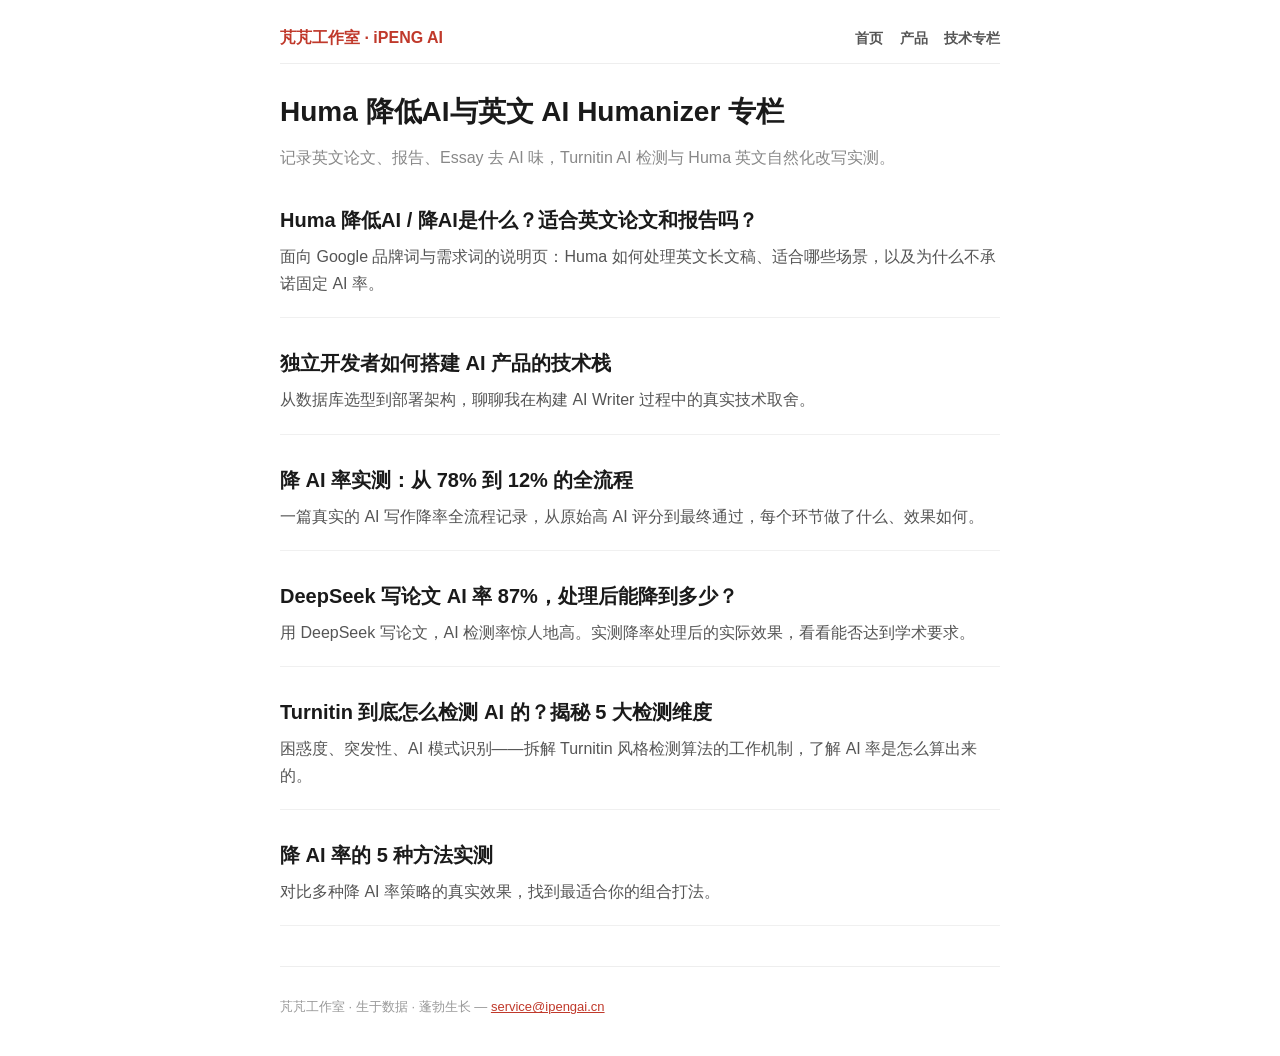
<file: ipengai-landing/blog/index.html>
<!DOCTYPE html>
<html lang="zh-CN">
<head>
  <meta charset="utf-8">
  <meta name="viewport" content="width=device-width, initial-scale=1">
  <title>Huma 降低AI与英文 AI Humanizer 专栏 · iPENG AI</title>
  <meta name="description" content="Huma 降低AI / 降AI技术专栏：英文论文、英文报告、Essay、Turnitin AI检测、AI humanizer 与去 AI 味实测文章。">
  <meta name="keywords" content="Huma降AI,Huma降低AI,Huma 降低AI,Huma AI降重,英文降AI,英文论文降AI,Turnitin AI检测,AI humanizer,去AI味">
  <link rel="canonical" href="https://ipengai.cn/blog/">
  <style>
    body { font-family: -apple-system, "PingFang SC", "Microsoft YaHei", sans-serif; max-width: 720px; margin: 0 auto; padding: 24px; color: #1a1a1a; line-height: 1.7; }
    header { display: flex; justify-content: space-between; align-items: center; border-bottom: 1px solid #eee; padding-bottom: 12px; margin-bottom: 24px; }
    header a { color: #c0392b; text-decoration: none; font-weight: 600; }
    nav a { color: #555; margin-left: 12px; text-decoration: none; font-size: 14px; }
    h1 { font-size: 28px; margin: 0 0 8px; }
    .sub { color: #888; margin: 0 0 32px; }
    article { margin-bottom: 28px; padding-bottom: 20px; border-bottom: 1px solid #f0f0f0; }
    article h2 { font-size: 20px; margin: 0 0 6px; }
    article h2 a { color: #1a1a1a; text-decoration: none; }
    article h2 a:hover { color: #c0392b; }
    article p { color: #555; margin: 0; }
    footer { margin-top: 40px; padding-top: 16px; border-top: 1px solid #eee; color: #999; font-size: 13px; }
    footer a { color: #c0392b; }
  </style>
</head>
<body>
  <header>
    <a href="https://ipengai.cn/">芃芃工作室 · iPENG AI</a>
    <nav>
      <a href="https://ipengai.cn/">首页</a>
      <a href="https://ipengai.cn/#products">产品</a>
      <a href="https://ipengai.cn/#column">技术专栏</a>
    </nav>
  </header>

  <main>
    <h1>Huma 降低AI与英文 AI Humanizer 专栏</h1>
    <p class="sub">记录英文论文、报告、Essay 去 AI 味，Turnitin AI 检测与 Huma 英文自然化改写实测。</p>

    <article>
      <h2><a href="https://ipengai.cn/blog/005-Huma%E9%99%8DAI%E6%98%AF%E4%BB%80%E4%B9%88.html">Huma 降低AI / 降AI是什么？适合英文论文和报告吗？</a></h2>
      <p>面向 Google 品牌词与需求词的说明页：Huma 如何处理英文长文稿、适合哪些场景，以及为什么不承诺固定 AI 率。</p>
    </article>

    <article>
      <h2><a href="https://ipengai.cn/blog/001-ai-tool-stack.html">独立开发者如何搭建 AI 产品的技术栈</a></h2>
      <p>从数据库选型到部署架构，聊聊我在构建 AI Writer 过程中的真实技术取舍。</p>
    </article>

    <article>
      <h2><a href="https://ipengai.cn/blog/001-%E9%99%8DAI%E7%8E%87%E5%AE%9E%E6%B5%8B-%E4%BB%8E78%E5%88%B012%E7%9A%84%E5%85%A8%E6%B5%81%E7%A8%8B.html">降 AI 率实测：从 78% 到 12% 的全流程</a></h2>
      <p>一篇真实的 AI 写作降率全流程记录，从原始高 AI 评分到最终通过，每个环节做了什么、效果如何。</p>
    </article>

    <article>
      <h2><a href="https://ipengai.cn/blog/002-DeepSeek%E5%86%99%E8%AE%BA%E6%96%87AI%E7%8E%8787-%E5%A4%84%E7%90%86%E5%90%8E%E8%83%BD%E9%99%8D%E5%88%B0%E5%A4%9A%E5%B0%91.html">DeepSeek 写论文 AI 率 87%，处理后能降到多少？</a></h2>
      <p>用 DeepSeek 写论文，AI 检测率惊人地高。实测降率处理后的实际效果，看看能否达到学术要求。</p>
    </article>

    <article>
      <h2><a href="https://ipengai.cn/blog/003-Turnitin%E5%88%B0%E5%BA%95%E6%80%8E%E4%B9%88%E6%A3%80%E6%B5%8BAI%E7%9A%84.html">Turnitin 到底怎么检测 AI 的？揭秘 5 大检测维度</a></h2>
      <p>困惑度、突发性、AI 模式识别——拆解 Turnitin 风格检测算法的工作机制，了解 AI 率是怎么算出来的。</p>
    </article>

    <article>
      <h2><a href="https://ipengai.cn/blog/004-%E9%99%8DAI%E7%8E%87%E7%9A%845%E7%A7%8D%E6%96%B9%E6%B3%95%E5%AE%9E%E6%B5%8B.html">降 AI 率的 5 种方法实测</a></h2>
      <p>对比多种降 AI 率策略的真实效果，找到最适合你的组合打法。</p>
    </article>
  </main>

  <footer>
    <p>芃芃工作室 · 生于数据 · 蓬勃生长 — <a href="mailto:service@ipengai.cn">service@ipengai.cn</a></p>
  </footer>
</body>
</html>
</file>
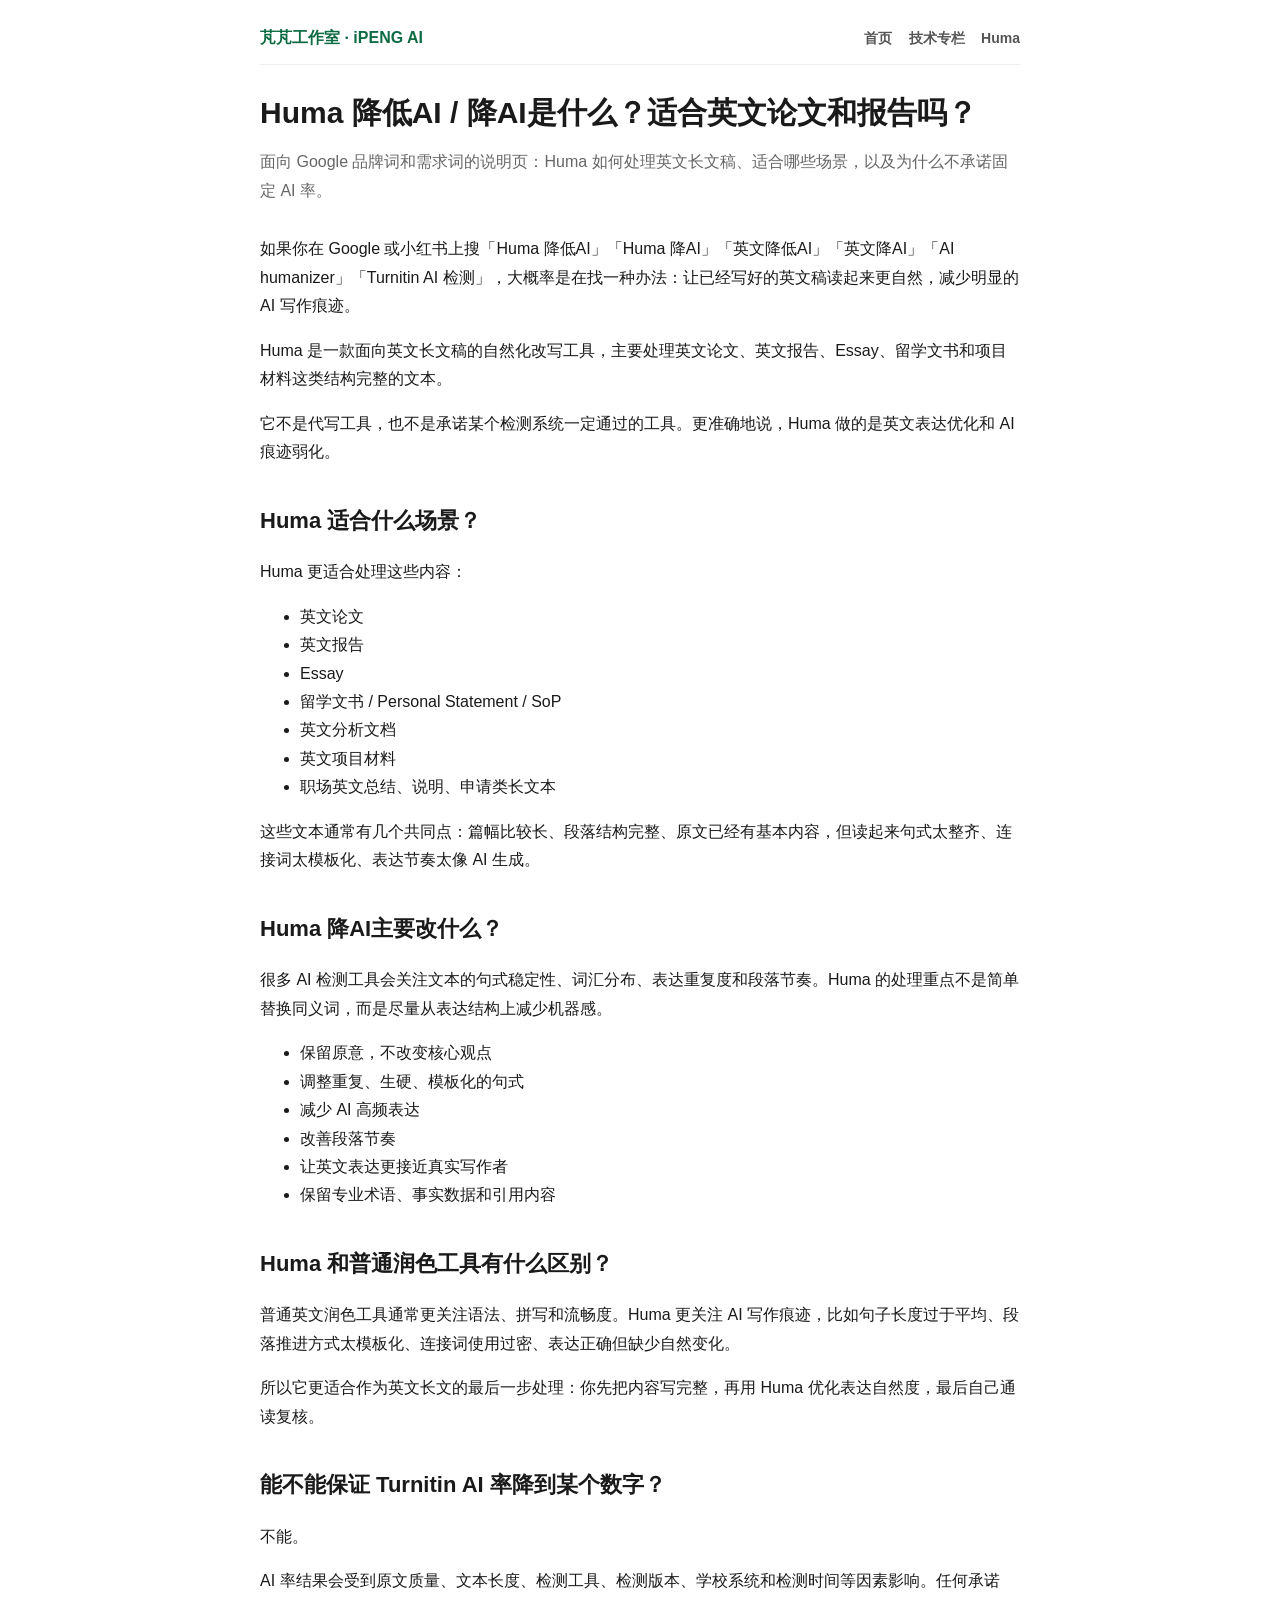
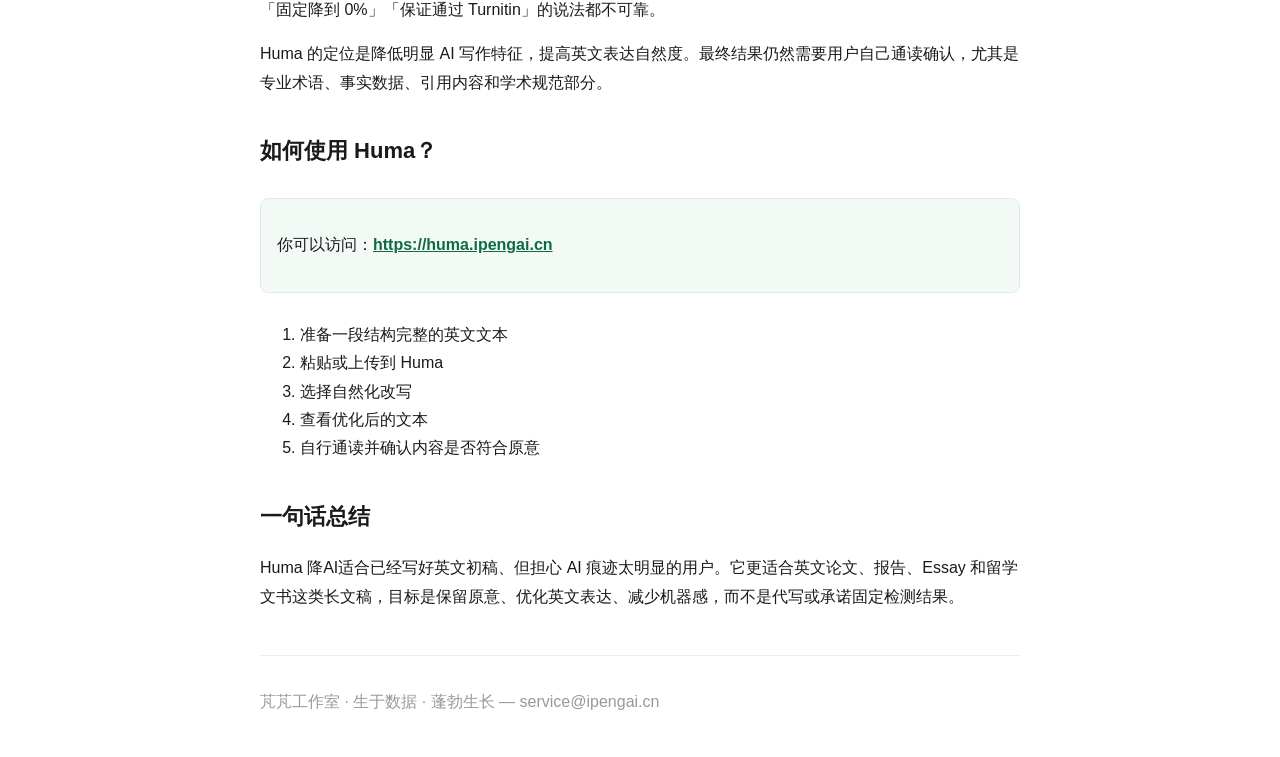
<file: ipengai-landing/blog/005-Huma降AI是什么.html>
<!DOCTYPE html>
<html lang="zh-CN">
<head>
  <meta charset="utf-8">
  <meta name="viewport" content="width=device-width, initial-scale=1">
  <title>Huma 降低AI / 降AI是什么？英文论文报告 AI Humanizer 工具说明</title>
  <meta name="description" content="Huma 降低AI / 降AI是一款面向英文论文、英文报告、Essay 和留学文书的 AI humanizer 工具，用于优化英文表达、减少 AI 写作痕迹。">
  <meta name="keywords" content="Huma降AI,Huma降低AI,Huma 降低AI,Huma AI降重,英文降AI,英文论文降AI,AI humanizer,Turnitin AI检测,去AI味">
  <link rel="canonical" href="https://ipengai.cn/blog/005-Huma%E9%99%8DAI%E6%98%AF%E4%BB%80%E4%B9%88.html">
  <meta property="og:title" content="Huma 降AI是什么？适合英文论文和报告吗？">
  <meta property="og:description" content="Huma 面向英文长文稿，帮助优化英文表达、减少 AI 写作痕迹，适合英文论文、报告、Essay 和留学文书。">
  <meta property="og:url" content="https://ipengai.cn/blog/005-Huma%E9%99%8DAI%E6%98%AF%E4%BB%80%E4%B9%88.html">
  <meta property="og:type" content="article">
  <style>
    body { font-family: -apple-system, "PingFang SC", "Microsoft YaHei", sans-serif; max-width: 760px; margin: 0 auto; padding: 24px; color: #1a1a1a; line-height: 1.78; }
    header { display: flex; justify-content: space-between; align-items: center; border-bottom: 1px solid #eee; padding-bottom: 12px; margin-bottom: 28px; }
    header a { color: #0f6b43; text-decoration: none; font-weight: 600; }
    nav a { color: #555; margin-left: 12px; text-decoration: none; font-size: 14px; }
    h1 { font-size: 30px; line-height: 1.3; margin: 0 0 12px; }
    h2 { font-size: 22px; margin-top: 34px; }
    p, li { font-size: 16px; }
    .sub { color: #666; margin-bottom: 30px; }
    .cta { background: #f3faf6; border: 1px solid #d8efe2; padding: 16px; border-radius: 8px; margin: 28px 0; }
    .cta a { color: #0f6b43; font-weight: 700; }
    footer { margin-top: 44px; padding-top: 16px; border-top: 1px solid #eee; color: #999; font-size: 13px; }
  </style>
</head>
<body>
  <header>
    <a href="https://ipengai.cn/">芃芃工作室 · iPENG AI</a>
    <nav>
      <a href="https://ipengai.cn/">首页</a>
      <a href="https://ipengai.cn/blog/">技术专栏</a>
      <a href="https://huma.ipengai.cn/">Huma</a>
    </nav>
  </header>

  <main>
    <h1>Huma 降低AI / 降AI是什么？适合英文论文和报告吗？</h1>
    <p class="sub">面向 Google 品牌词和需求词的说明页：Huma 如何处理英文长文稿、适合哪些场景，以及为什么不承诺固定 AI 率。</p>

    <p>如果你在 Google 或小红书上搜「Huma 降低AI」「Huma 降AI」「英文降低AI」「英文降AI」「AI humanizer」「Turnitin AI 检测」，大概率是在找一种办法：让已经写好的英文稿读起来更自然，减少明显的 AI 写作痕迹。</p>

    <p>Huma 是一款面向英文长文稿的自然化改写工具，主要处理英文论文、英文报告、Essay、留学文书和项目材料这类结构完整的文本。</p>

    <p>它不是代写工具，也不是承诺某个检测系统一定通过的工具。更准确地说，Huma 做的是英文表达优化和 AI 痕迹弱化。</p>

    <h2>Huma 适合什么场景？</h2>
    <p>Huma 更适合处理这些内容：</p>
    <ul>
      <li>英文论文</li>
      <li>英文报告</li>
      <li>Essay</li>
      <li>留学文书 / Personal Statement / SoP</li>
      <li>英文分析文档</li>
      <li>英文项目材料</li>
      <li>职场英文总结、说明、申请类长文本</li>
    </ul>
    <p>这些文本通常有几个共同点：篇幅比较长、段落结构完整、原文已经有基本内容，但读起来句式太整齐、连接词太模板化、表达节奏太像 AI 生成。</p>

    <h2>Huma 降AI主要改什么？</h2>
    <p>很多 AI 检测工具会关注文本的句式稳定性、词汇分布、表达重复度和段落节奏。Huma 的处理重点不是简单替换同义词，而是尽量从表达结构上减少机器感。</p>
    <ul>
      <li>保留原意，不改变核心观点</li>
      <li>调整重复、生硬、模板化的句式</li>
      <li>减少 AI 高频表达</li>
      <li>改善段落节奏</li>
      <li>让英文表达更接近真实写作者</li>
      <li>保留专业术语、事实数据和引用内容</li>
    </ul>

    <h2>Huma 和普通润色工具有什么区别？</h2>
    <p>普通英文润色工具通常更关注语法、拼写和流畅度。Huma 更关注 AI 写作痕迹，比如句子长度过于平均、段落推进方式太模板化、连接词使用过密、表达正确但缺少自然变化。</p>

    <p>所以它更适合作为英文长文的最后一步处理：你先把内容写完整，再用 Huma 优化表达自然度，最后自己通读复核。</p>

    <h2>能不能保证 Turnitin AI 率降到某个数字？</h2>
    <p>不能。</p>
    <p>AI 率结果会受到原文质量、文本长度、检测工具、检测版本、学校系统和检测时间等因素影响。任何承诺「固定降到 0%」「保证通过 Turnitin」的说法都不可靠。</p>
    <p>Huma 的定位是降低明显 AI 写作特征，提高英文表达自然度。最终结果仍然需要用户自己通读确认，尤其是专业术语、事实数据、引用内容和学术规范部分。</p>

    <h2>如何使用 Huma？</h2>
    <div class="cta">
      <p>你可以访问：<a href="https://huma.ipengai.cn/">https://huma.ipengai.cn</a></p>
    </div>
    <ol>
      <li>准备一段结构完整的英文文本</li>
      <li>粘贴或上传到 Huma</li>
      <li>选择自然化改写</li>
      <li>查看优化后的文本</li>
      <li>自行通读并确认内容是否符合原意</li>
    </ol>

    <h2>一句话总结</h2>
    <p>Huma 降AI适合已经写好英文初稿、但担心 AI 痕迹太明显的用户。它更适合英文论文、报告、Essay 和留学文书这类长文稿，目标是保留原意、优化英文表达、减少机器感，而不是代写或承诺固定检测结果。</p>
  </main>

  <footer>
    <p>芃芃工作室 · 生于数据 · 蓬勃生长 — service@ipengai.cn</p>
  </footer>
</body>
</html>
</file>
